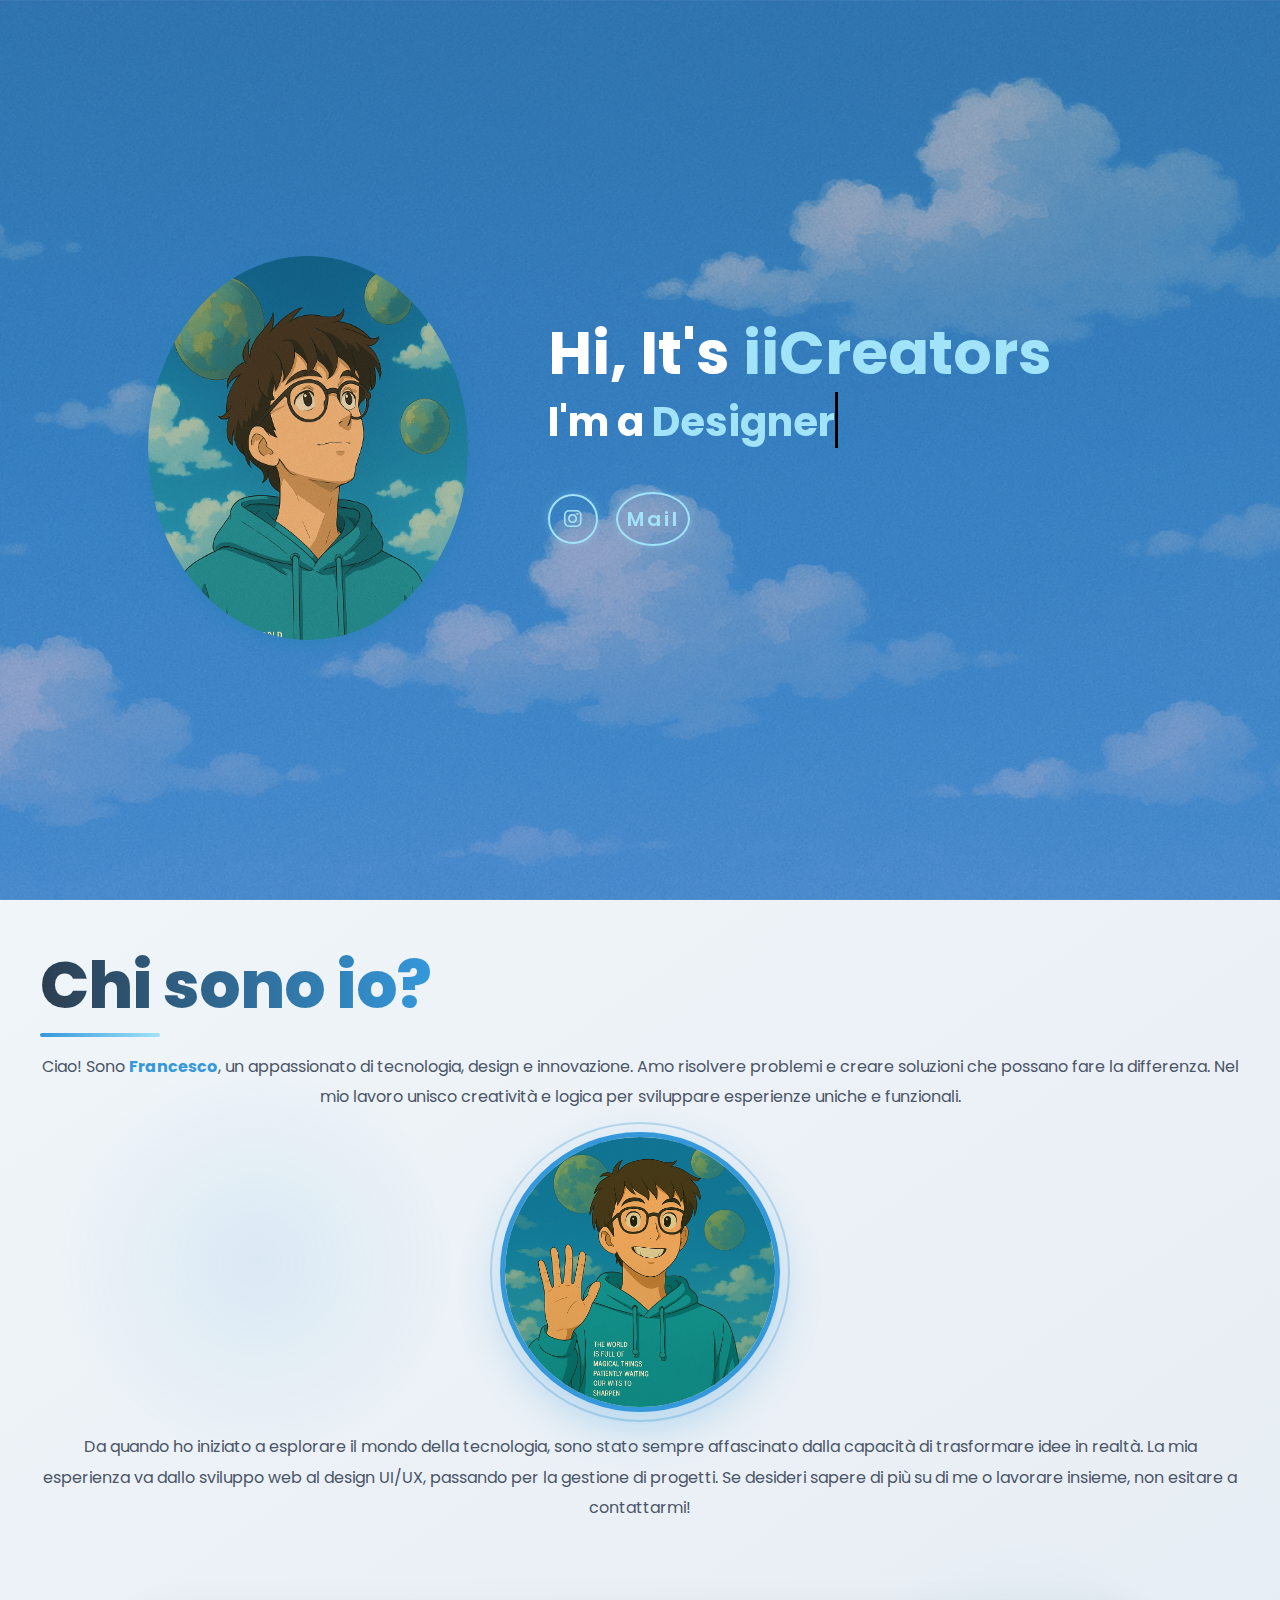
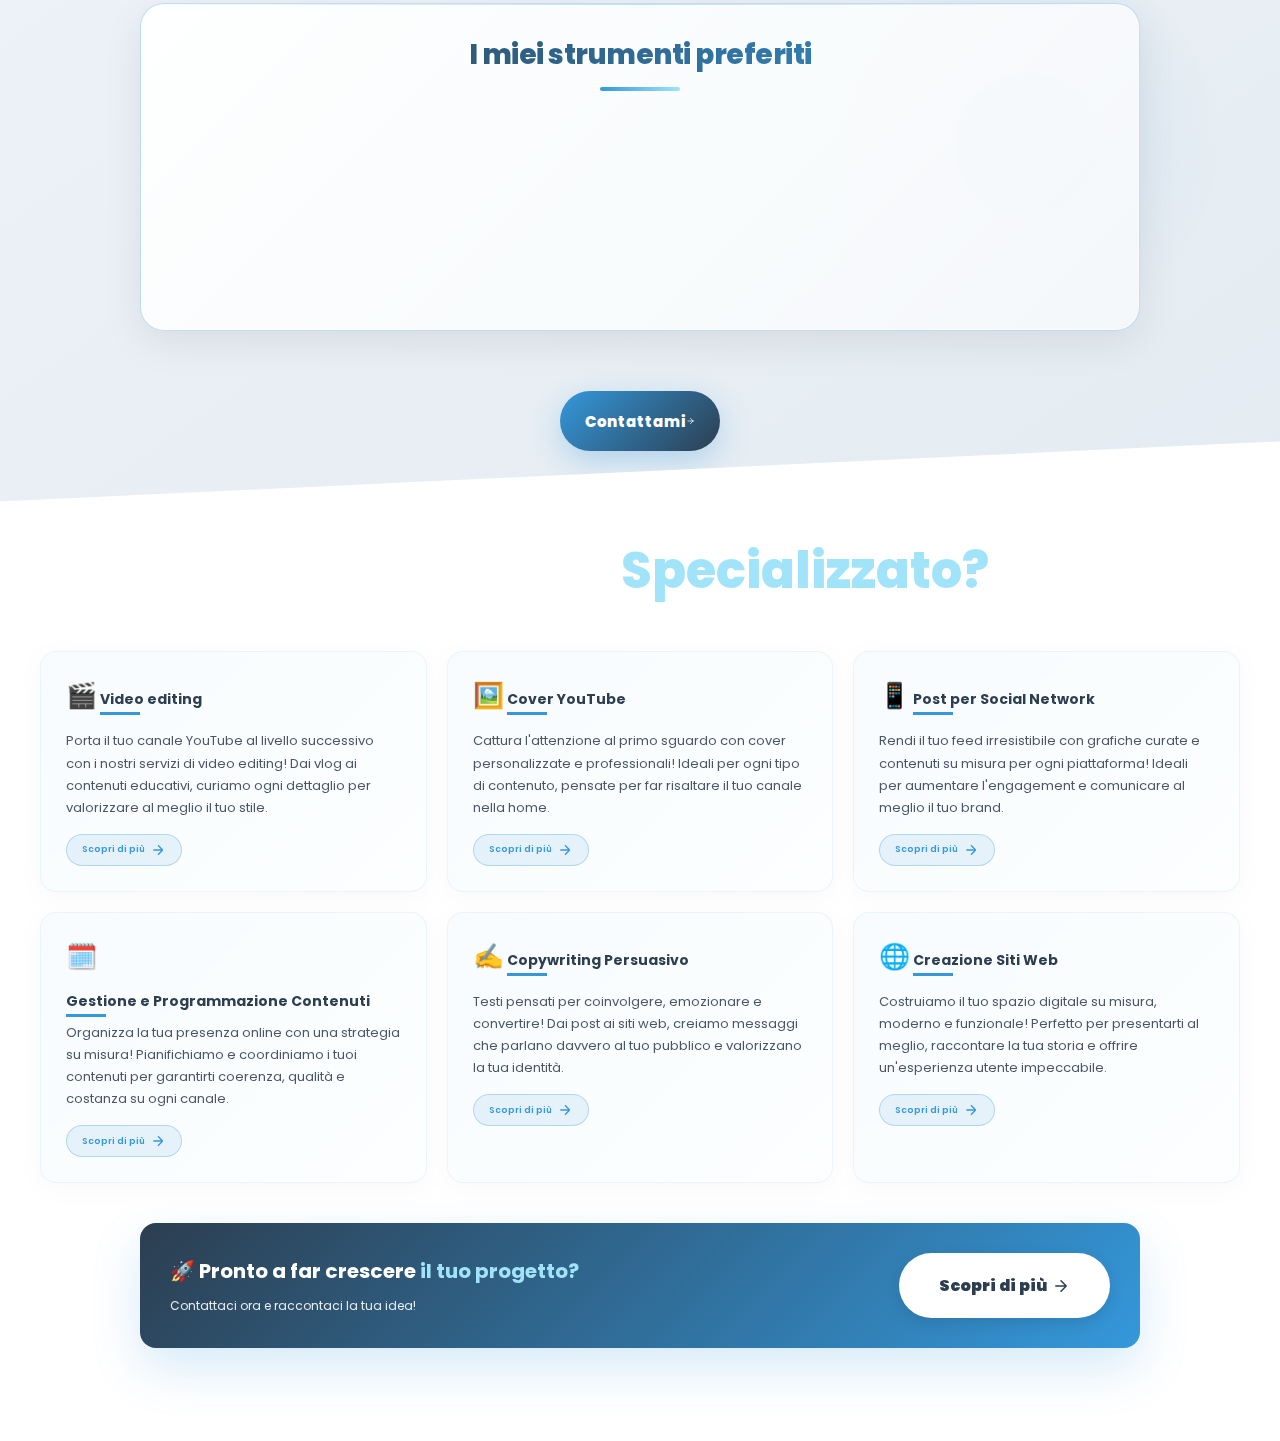
<file: index.html>
<!DOCTYPE html>
<html lang="en">
<head>
    <meta charset="UTF-8">
    <meta name="viewport" content="width=device-width, initial-scale=1.0">
    <link rel="stylesheet" href="https://cdnjs.cloudflare.com/ajax/libs/font-awesome/6.5.2/css/all.min.css" media="print" onload="this.media='all'">
    <link rel="stylesheet" href="styles.css">
    <title>iiCreators</title>
</head>
<body>



<!-- Unico background container -->
    <div class="background-container">
      <div class="background-section background-home active"></div>
      <div class="background-section background-services-container"></div>
    </div>
  


<!-- HOME -->
    <section class="home" id="home-section">
        <div class="home-img">
            <img src="./images/iiCreators home  img.jpg" draggable="false" alt="immagine profilo" loading="lazy">
        </div>
        <div class="home-content">
            <h1 draggable="false">Hi, It's <span draggable="false">iiCreators</span></h1>
            <h3 class="typing-text" draggable="false">I'm a <span></span></h3>
            <div class="social-icons">
                <a href="https://www.instagram.com/iicreators/" target="_blank" rel="noopener noreferrer">
                    <i class="fa-brands fa-instagram"></i></a>
                <a href="#" class="btn" id="mail-button">Mail</a>
                    <!-- Nuovo contenitore per l'email sotto i bottoni -->
                <div class="email-container" id="email-container">
                    <span class="email-text" id="email-text"></span>
                    <span class="copy-feedback">✔ Copiato!</span>
                </div>
            </div>
        </div>
    </section>


<!-- CHI SONO  -->
  <div class="info" id="info-section">
    <div class="info-container">
      <div class="info-content">
        <h2 class="info-title">Chi sono io?</h2>
        <div class="info-flex-container">
          <div class="info-text-container">
            <p class="info-description">
              Ciao! Sono <span class="highlighted-name">Francesco</span>, un appassionato di tecnologia, design e innovazione. Amo risolvere problemi e creare soluzioni che possano fare la differenza. Nel mio lavoro unisco creatività e logica per sviluppare esperienze uniche e funzionali.
            </p>
        <div class="profile-image-container">
          <img src="./images/iiCreators WHO.png" draggable="false" alt="Francesco" loading="lazy">
        </div>
            <p class="info-bio">
              Da quando ho iniziato a esplorare il mondo della tecnologia, sono stato sempre affascinato dalla capacità di trasformare idee in realtà. La mia esperienza va dallo sviluppo web al design UI/UX, passando per la gestione di progetti. Se desideri sapere di più su di me o lavorare insieme, non esitare a contattarmi!
            </p>
          </div>
        </div>
        
<!-- TOOLS INLINE -->
        <div class="tools-inline">
          <h2 class="tools-inline-title">I miei strumenti preferiti</h2>
          <div class="tools-inline-container">
            <div class="tool-inline">
              <img src="./images/TOOLS/Photoshop_CC_icon.png" alt="Photoshop" loading="lazy">
              <span class="tool-name">Photoshop</span>
            </div>
            <div class="tool-inline">
              <img src="./images/TOOLS/capcupt.png" alt="CapCut" loading="lazy">
              <span class="tool-name">CapCut</span>
            </div>
            <div class="tool-inline">
              <img src="./images/TOOLS/visual-studio-code.png" alt="VSCode" loading="lazy">
              <span class="tool-name">VSCode</span>
            </div>
          </div>
        </div>
        </div>
        <div class="info-cta">
          <a href="https://wa.me/+393884771675" class="cta-button" target="_blank" rel="noopener noreferrer">
            Contattami
            <svg width="24" height="24" viewBox="0 0 24 24" fill="none" xmlns="http://www.w3.org/2000/svg">
              <path d="M5 12H19M19 12L12 5M19 12L12 19" stroke="currentColor" stroke-width="2" stroke-linecap="round" stroke-linejoin="round"/>
            </svg>
          </a>
        </div>    
      </div>
    </div>




  

<!-- SEZIONE SERVICES -->

<div class="services-container" id="services-section">
  <div class="services-intro">
    <h3 class="section-title">In cosa sono <span>Specializzato?</span></h3>
  </div>

  <div class="services-grid">
    <!-- Service 1 -->
    <div class="service-card">
      <div class="service-number"></div>
      <div class="service-icon">🎬</div>
      <h4>Video editing</h4>
      <p>Porta il tuo canale YouTube al livello successivo con i nostri servizi di video editing! Dai vlog ai contenuti educativi, curiamo ogni dettaglio per valorizzare al meglio il tuo stile.</p>
      <a href="./Pages/Youtube.html" class="service-btn" rel="noopener noreferrer">
        Scopri di più
        <svg width="16" height="16" viewBox="0 0 24 24" fill="none">
          <path d="M5 12H19M19 12L12 5M19 12L12 19" stroke="currentColor" stroke-width="2"/>
        </svg>
      </a>
      <div class="service-hover-effect"></div>
    </div>

    <!-- Service 2 -->
    <div class="service-card">
      <div class="service-number"></div>
      <div class="service-icon">🖼️</div>
      <h4>Cover YouTube</h4>
      <p>Cattura l'attenzione al primo sguardo con cover personalizzate e professionali! Ideali per ogni tipo di contenuto, pensate per far risaltare il tuo canale nella home.</p>
      <a href="./Pages/Youtube.html" class="service-btn" rel="noopener noreferrer">
        Scopri di più
        <svg width="16" height="16" viewBox="0 0 24 24" fill="none">
          <path d="M5 12H19M19 12L12 5M19 12L12 19" stroke="currentColor" stroke-width="2"/>
        </svg>
      </a>
      <div class="service-hover-effect"></div>
    </div>

    <!-- Service 3 -->
    <div class="service-card">
      <div class="service-number"></div>
      <div class="service-icon">📱</div>
      <h4>Post per Social Network</h4>
      <p>Rendi il tuo feed irresistibile con grafiche curate e contenuti su misura per ogni piattaforma! Ideali per aumentare l'engagement e comunicare al meglio il tuo brand.</p>
      <a href="./Pages/Social Network.html" class="service-btn" rel="noopener noreferrer">
        Scopri di più
        <svg width="16" height="16" viewBox="0 0 24 24" fill="none">
          <path d="M5 12H19M19 12L12 5M19 12L12 19" stroke="currentColor" stroke-width="2"/>
        </svg>
      </a>
      <div class="service-hover-effect"></div>
    </div>

    <!-- Service 4 -->
    <div class="service-card">
      <div class="service-number"></div>
      <div class="service-icon">🗓️</div>
      <h4>Gestione e Programmazione Contenuti</h4>
      <p>Organizza la tua presenza online con una strategia su misura! Pianifichiamo e coordiniamo i tuoi contenuti per garantirti coerenza, qualità e costanza su ogni canale.</p>
      <a href="./Pages/Social Network.html" class="service-btn" rel="noopener noreferrer">
        Scopri di più
        <svg width="16" height="16" viewBox="0 0 24 24" fill="none">
          <path d="M5 12H19M19 12L12 5M19 12L12 19" stroke="currentColor" stroke-width="2"/>
        </svg>
      </a>
      <div class="service-hover-effect"></div>
    </div>

    <!-- Service 5 -->
    <div class="service-card">
      <div class="service-number"></div>
      <div class="service-icon">✍️</div>
      <h4>Copywriting Persuasivo</h4>
      <p>Testi pensati per coinvolgere, emozionare e convertire! Dai post ai siti web, creiamo messaggi che parlano davvero al tuo pubblico e valorizzano la tua identità.</p>
      <a href="./Pages/Copywriting.html" class="service-btn" rel="noopener noreferrer">
        Scopri di più
        <svg width="16" height="16" viewBox="0 0 24 24" fill="none">
          <path d="M5 12H19M19 12L12 5M19 12L12 19" stroke="currentColor" stroke-width="2"/>
        </svg>
      </a>
      <div class="service-hover-effect"></div>
    </div>

    <!-- Service 6 -->
    <div class="service-card">
      <div class="service-number"></div>
      <div class="service-icon">🌐</div>
      <h4>Creazione Siti Web</h4>
      <p>Costruiamo il tuo spazio digitale su misura, moderno e funzionale! Perfetto per presentarti al meglio, raccontare la tua storia e offrire un'esperienza utente impeccabile.</p>
      <a href="./Pages/Websites.html" class="service-btn" rel="noopener noreferrer">
        Scopri di più
        <svg width="16" height="16" viewBox="0 0 24 24" fill="none">
          <path d="M5 12H19M19 12L12 5M19 12L12 19" stroke="currentColor" stroke-width="2"/>
        </svg>
      </a>
      <div class="service-hover-effect"></div>
    </div>
</div>



  <div class="mission-cta">
    <div class="mission-content">
      <h3>🚀 Pronto a far crescere <span>il tuo progetto?</span></h3>
      <p>Contattaci ora e raccontaci la tua idea!</p>
    </div>
    <a href="#" class="modern-cta">
      Scopri di più
      <svg width="18" height="18" viewBox="0 0 24 24" fill="none" xmlns="http://www.w3.org/2000/svg">
        <path d="M5 12H19M19 12L12 5M19 12L12 19" stroke="currentColor" stroke-width="2" stroke-linecap="round" stroke-linejoin="round"/>
      </svg>
    </a>
  </div>
</div>



<!-- PROGETTI -->






    <script src="https://code.jquery.com/jquery-3.6.0.min.js"></script>
    <script src="script.js"></script>
</body>
</html>
</file>
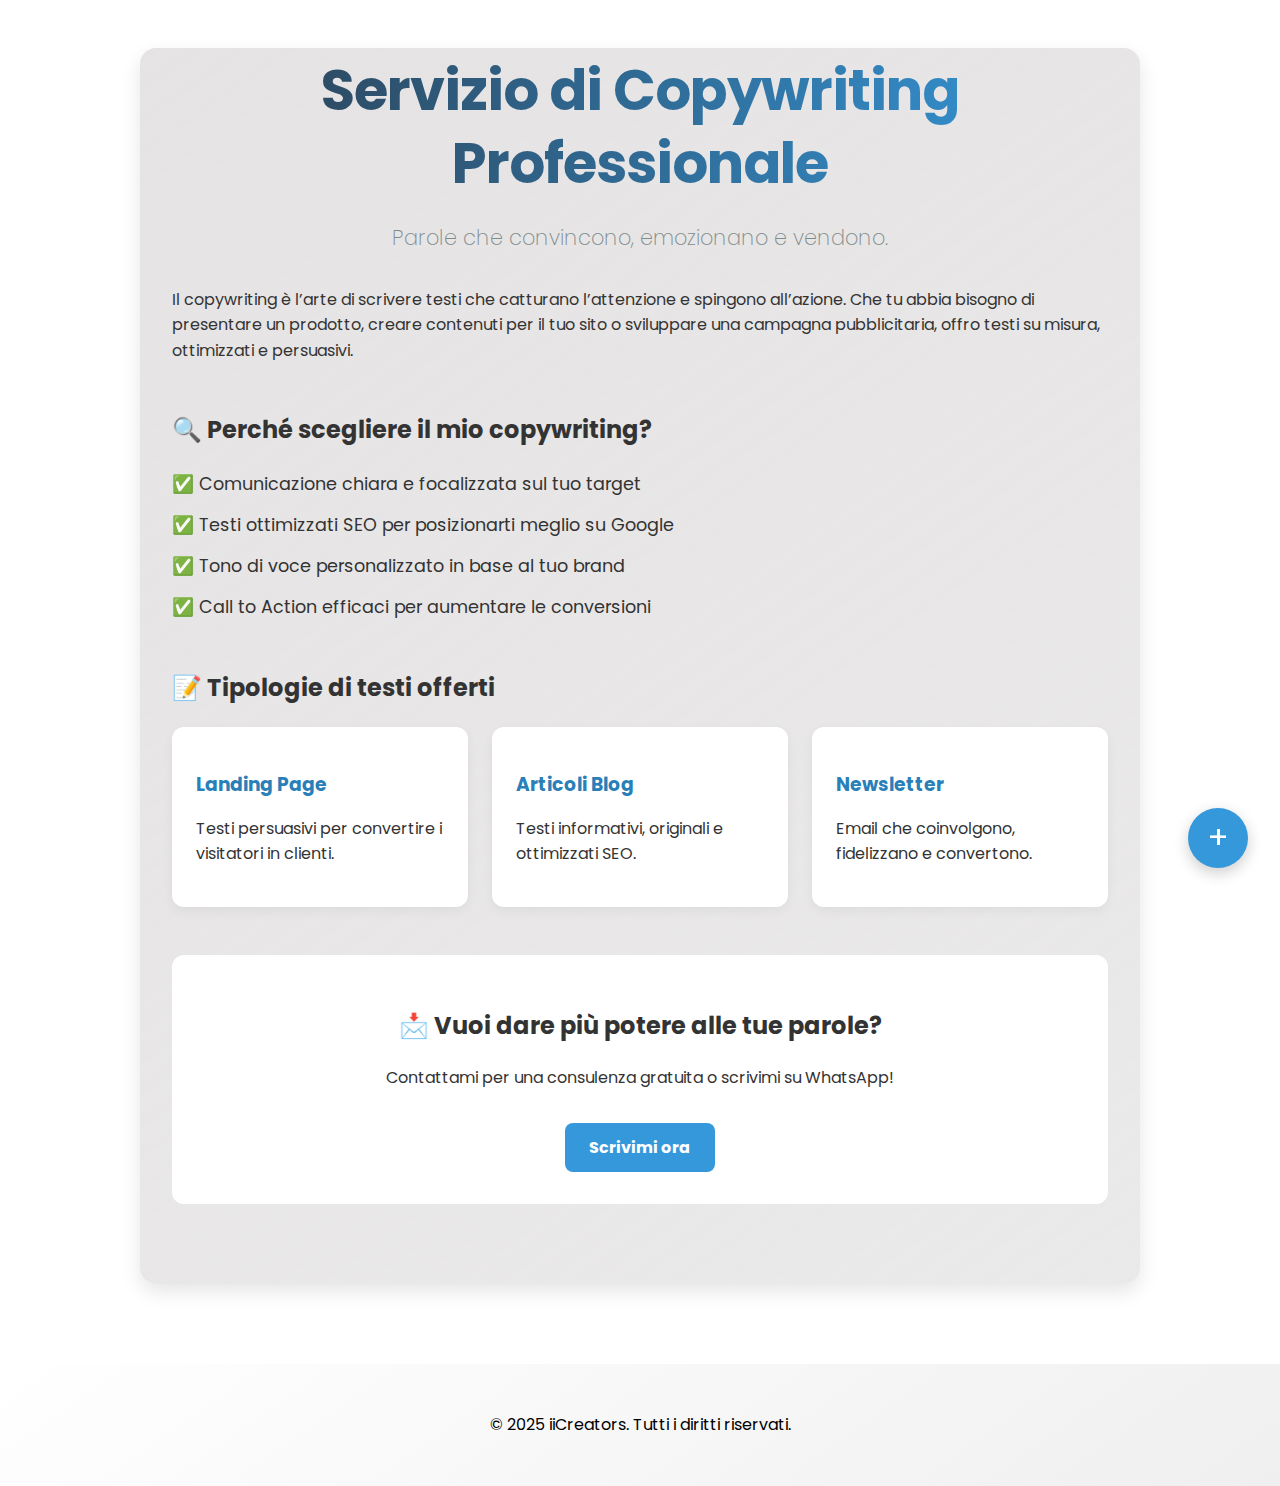
<file: Pages/Copywriting.html>
<!DOCTYPE html>
<html lang="it">
<head>
  <meta charset="UTF-8" />
  <meta name="viewport" content="width=device-width, initial-scale=1.0" />
  <title>CopyWriting | iiCreators</title>
  <link rel="stylesheet" href="../Pages-Styles/style-page-Copywriting.css">
</head>

<body>

  <main>
    <div class="content-block">

      <h1 class="copy-title">Servizio di Copywriting Professionale</h1>
      <p class="copy-subtitle">Parole che convincono, emozionano e vendono.</p>
    
    <section class="copy-intro">
      <p>
        Il copywriting è l’arte di scrivere testi che catturano l’attenzione e spingono all’azione.
        Che tu abbia bisogno di presentare un prodotto, creare contenuti per il tuo sito o sviluppare
        una campagna pubblicitaria, offro testi su misura, ottimizzati e persuasivi.
      </p>
    </section>
  
    <section class="copy-benefits">
      <h2>🔍 Perché scegliere il mio copywriting?</h2>
      <ul>
        <li>✅ Comunicazione chiara e focalizzata sul tuo target</li>
        <li>✅ Testi ottimizzati SEO per posizionarti meglio su Google</li>
        <li>✅ Tono di voce personalizzato in base al tuo brand</li>
        <li>✅ Call to Action efficaci per aumentare le conversioni</li>
      </ul>
    </section>
  
    <section class="copy-services">
      <h2>📝 Tipologie di testi offerti</h2>
      <div class="copy-cards">
        <div class="copy-card">
          <h3>Landing Page</h3>
          <p>Testi persuasivi per convertire i visitatori in clienti.</p>
        </div>
        <div class="copy-card">
          <h3>Articoli Blog</h3>
          <p>Testi informativi, originali e ottimizzati SEO.</p>
        </div>
        <div class="copy-card">
          <h3>Newsletter</h3>
          <p>Email che coinvolgono, fidelizzano e convertono.</p>
        </div>
      </div>
    </section>
  
    <section class="copy-cta">
      <h2>📩 Vuoi dare più potere alle tue parole?</h2>
      <p>Contattami per una consulenza gratuita o scrivimi su WhatsApp!</p>
      <a href="https://wa.me/+393884771675" class="cta-button" target="_blank">Scrivimi ora</a>
    </section>
  
    <!-- BOTTONE MENU' -->
    <div class="fab-container">
      <button class="fab-button" id="fab-main">+</button>
      <div class="fab-menu" id="fab-menu">
        <a href="../index.html" class="fab-item" title="Home">🏠</a>
        <a href="https://wa.me/+393884771675" target="_blank" class="fab-item" title="Chat WhatsApp">💬</a>
      </div>
    </div>
  </main>

  <footer>
    <p>&copy; 2025 iiCreators. Tutti i diritti riservati.</p>
  </footer>



    <!-- SCRIPT PULSANTE -->

    <script>
      const fabMain = document.getElementById('fab-main');
      const fabMenu = document.getElementById('fab-menu');
    
      fabMain.addEventListener('click', () => {
        fabMain.classList.toggle('open');
        fabMenu.classList.toggle('show');
      });
    </script>

</body>
</html>
</file>
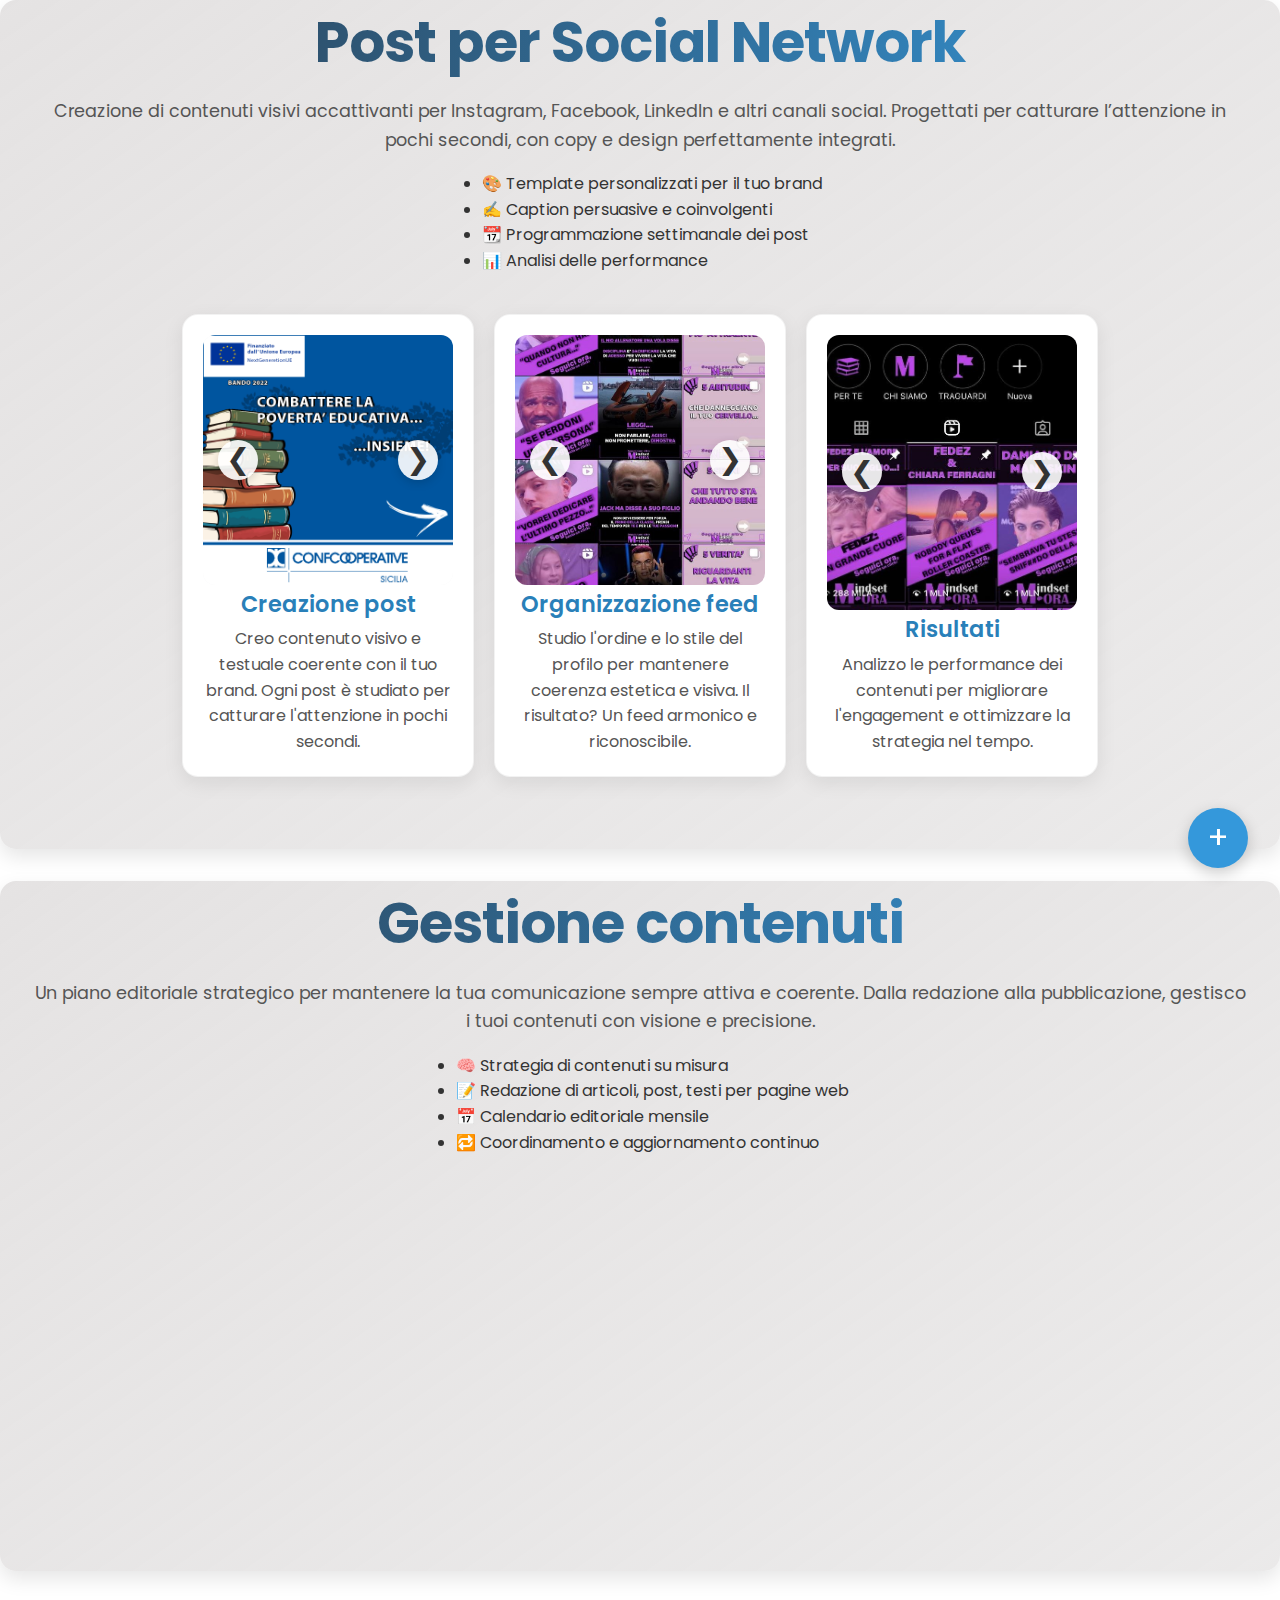
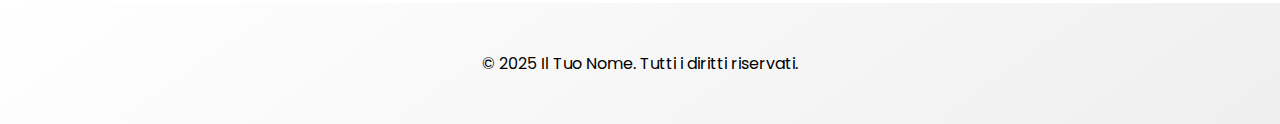
<file: Pages/Social Network.html>
<!DOCTYPE html>
<html lang="it">
<head>
  <meta charset="UTF-8" />
  <meta name="viewport" content="width=device-width, initial-scale=1.0" />
  <title>SocialNetwork| iiCreators</title>
  <link rel="stylesheet" href="../Pages-Styles/style-page-SocialNetwork.css">
  <link rel="stylesheet" href="https://cdn.jsdelivr.net/npm/swiper@9/swiper-bundle.min.css"/>

</head>


<body>
  <div class="background-container"></div>

  <main>

    <section class="content-block">
      <h1 class="section-title">Post per Social Network</h2>
      <p>
        Creazione di contenuti visivi accattivanti per Instagram, Facebook, LinkedIn e altri canali social.  
        Progettati per catturare l’attenzione in pochi secondi, con copy e design perfettamente integrati.
      </p>
      <ul>
        <li>🎨 Template personalizzati per il tuo brand</li>
        <li>✍️ Caption persuasive e coinvolgenti</li>
        <li>📆 Programmazione settimanale dei post</li>
        <li>📊 Analisi delle performance</li>
      </ul>

    <div class="carousel-container">
      <div class="carousel-section">
        <!-- Card 1 -->
        <div class="carousel-card">
          <div class="carousel-wrapper">
            <button class="carousel-arrow left">&#10094;</button>
            <div class="carousel-images">
              <img src="../images/CONTENUTI PAGES/POST 3.png" alt="Post 1" class="active" onclick="openModal(this)">
              <img src="../images/CONTENUTI PAGES/POST 2.png" alt="Post 2" onclick="openModal(this)">
              <img src="../images/CONTENUTI PAGES/POST 1.jpg" alt="Post 3" onclick="openModal(this)">
            </div>
            <button class="carousel-arrow right">&#10095;</button>
          </div>
          <h3>Creazione post</h3>
          <p>Creo contenuto visivo e testuale coerente con il tuo brand. Ogni post è studiato per catturare l'attenzione in pochi secondi.</p>
        </div>
      
        <!-- Card 2 -->
        <div class="carousel-card">
          <div class="carousel-wrapper">
            <button class="carousel-arrow left">&#10094;</button>
            <div class="carousel-images">
              <img src="/images/CONTENUTI PAGES/Feed pulito.jpg" alt="Post 1" class="active" onclick="openModal(this)">
            </div>
            <button class="carousel-arrow right">&#10095;</button>
          </div>
          <h3>Organizzazione feed</h3>
          <p>Studio l'ordine e lo stile del profilo per mantenere coerenza estetica e visiva. Il risultato? Un feed armonico e riconoscibile.</p>
        </div>
      
        <!-- Card 3 -->
        <div class="carousel-card">
          <div class="carousel-wrapper">
            <button class="carousel-arrow left">&#10094;</button>
            <div class="carousel-images">
              <img src="../images/CONTENUTI PAGES/Risultati mindsetora1.jpg" alt="Post 1" class="active" onclick="openModal(this)">
              <img src="../images/CONTENUTI PAGES/Risultati mindsetora2.jpg" alt="Post 2" onclick="openModal(this)">
            </div>
            <button class="carousel-arrow right">&#10095;</button>
          </div>
          <h3>Risultati</h3>
          <p>Analizzo le performance dei contenuti per migliorare l'engagement e ottimizzare la strategia nel tempo.</p>
        </div>
      </div>
      
      <!-- Modal per l'immagine ingrandita -->
      <div id="imageModal" class="modal">
        <span class="close" onclick="closeModal()">&times;</span>
        <img class="modal-content" id="modalImage">
      </div>
    </div>
      
     
    </section>


    <div class="content-block">
      <h1 class="section-title">Gestione contenuti</h2>
      <p>
        Un piano editoriale strategico per mantenere la tua comunicazione sempre attiva e coerente.
        Dalla redazione alla pubblicazione, gestisco i tuoi contenuti con visione e precisione.
      </p>
      <ul>
        <li>🧠 Strategia di contenuti su misura</li>
        <li>📝 Redazione di articoli, post, testi per pagine web</li>
        <li>📅 Calendario editoriale mensile</li>
        <li>🔁 Coordinamento e aggiornamento continuo</li>
      </ul>
      <section class="pricing-section">
  <div class="pricing-cards">
    <div class="pricing-card">
      <h3>Base</h3>
      <p>Ideale per chi inizia a costruire la propria presenza online.</p>
      <ul>
        <li>2 post a settimana</li>
        <li>1 video a settimana</li>
        <li>4 storie a settimana</li>
      </ul>
    </div>
    <div class="pricing-card">
      <h3>Avanzato</h3>
      <p>Per chi vuole una gestione più attiva e professionale.</p>
      <ul>
        <li>4 post a settimana</li>
        <li>2 video a settimana</li>
        <li>Copywriting ottimizzato SEO</li> 
      </ul>
    </div>
    <div class="pricing-card">
      <h3>Personalizzato</h3>
      <p>Strategia completa per una comunicazione a 360°.</p>
      <ul>
        <li>Contattami per una gestione personalizzata</li>
      </ul>
    </div>
  </div>
</div>

    </section>




    <!-- FAB MENU' -->
    <div class="fab-container">
      <button class="fab-button" id="fab-main">+</button>
      <div class="fab-menu" id="fab-menu">
        <a href="/index.html" class="fab-item" title="Home">🏠</a>
        <a href="https://wa.me/+393884771675" target="_blank" class="fab-item" title="Chat WhatsApp">💬</a>
      </div>
    </div>
  </main>

  <footer>
    <p>&copy; 2025 Il Tuo Nome. Tutti i diritti riservati.</p>
  </footer>

  
<!-- MODAL FRECCE + APERTURA E CHIUSURA CAROSELLO -->

<script>
  // Inizializza i caroselli
  document.querySelectorAll('.carousel-card').forEach(card => {
    const images = card.querySelectorAll('.carousel-images img');
    const leftArrow = card.querySelector('.carousel-arrow.left');
    const rightArrow = card.querySelector('.carousel-arrow.right');
    let currentIndex = 0;
    
    function showImage(index) {
      images.forEach((img, i) => {
        img.classList.toggle('active', i === index);
        // Aggiungiamo un attributo data-index per identificare l'immagine
        img.dataset.index = i;
      });
      currentIndex = index;
    }
    
    function nextImage() {
      const newIndex = (currentIndex + 1) % images.length;
      showImage(newIndex);
    }
    
    function prevImage() {
      const newIndex = (currentIndex - 1 + images.length) % images.length;
      showImage(newIndex);
    }
    
    leftArrow.addEventListener('click', prevImage);
    rightArrow.addEventListener('click', nextImage);
    
    // Mostra la prima immagine
    showImage(0);
  });
  
  // Funzioni per il modal
  function openModal(imgElement) {
    const modal = document.getElementById('imageModal');
    const modalImg = document.getElementById('modalImage');
    
    // Troviamo l'immagine attualmente visibile (quella con classe 'active')
    const activeImg = imgElement.parentElement.querySelector('img.active');
    
    if (activeImg) {
      modal.style.display = 'flex';
      modalImg.src = activeImg.src;
      modalImg.alt = activeImg.alt;
    }
  }
  
  function closeModal() {
    document.getElementById('imageModal').style.display = 'none';
  }
  
  window.onclick = function(event) {
    const modal = document.getElementById('imageModal');
    if (event.target == modal) {
      closeModal();
    }
  }
</script>





  <!-- SCRIPT PULSANTE MENU'-->
  <script>
    const fabMain = document.getElementById('fab-main');
    const fabMenu = document.getElementById('fab-menu');

    fabMain.addEventListener('click', () => {
      fabMain.classList.toggle('open');
      fabMenu.classList.toggle('show');
    });
  </script>

  <script src="https://cdn.jsdelivr.net/npm/swiper@9/swiper-bundle.min.js"></script>
</body>

</html>
</file>
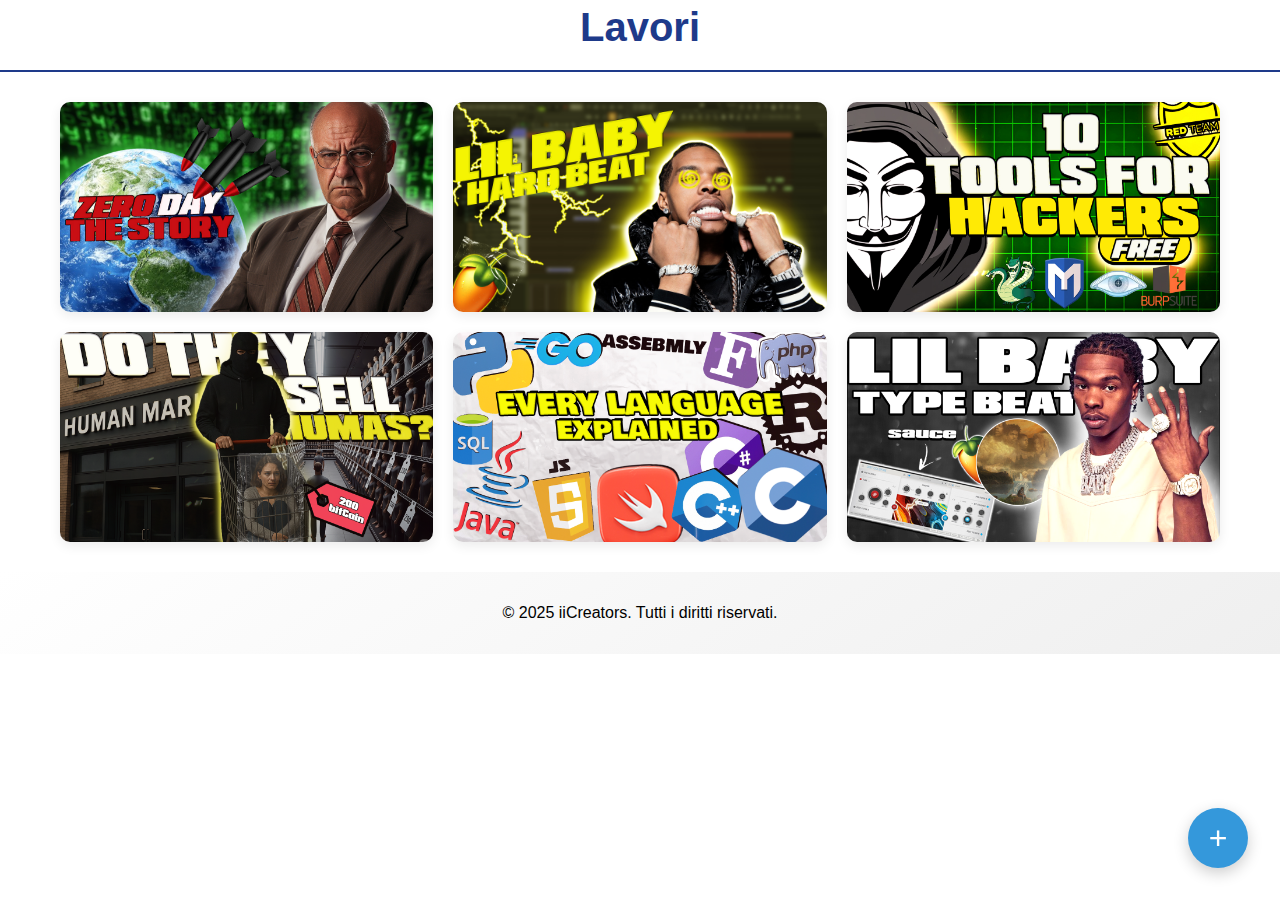
<file: Pages/Thumbnails.html>
<!DOCTYPE html>
<html lang="it">
<head>
  <meta charset="UTF-8">
  <meta name="viewport" content="width=device-width, initial-scale=1.0">
  <title>Lavori</title>
  <link rel="stylesheet" href="../Pages-Styles/style-thumbnails.css">
</head>
<body>

  <header class="header">
    <h1 class="title">Lavori</h1>
  </header>

  <main class="gallery">
    <!-- Aggiungi qui le tue immagini -->
        <img src="../images/COVER/1.jpg" alt="Copertina 1" draggable="false">
        <img src="../images/COVER/2.png" alt="Copertina 2" draggable="false">
        <img src="../images/COVER/3.jpg" alt="Copertina 3" draggable="false">
        <img src="../images/COVER/4.png" alt="Copertina 4" draggable="false">
        <img src="../images/COVER/5.png" alt="Copertina 5" draggable="false">
        <img src="../images/COVER/6.png" alt="Copertina 6" draggable="false">
    <!-- Puoi aggiungere altre immagini qui -->



    <!-- HTML PULSANTE -->

    <div class="fab-container">
      <button class="fab-button" id="fab-main">+</button>
      <div class="fab-menu" id="fab-menu">
        <a href="../index.html" class="fab-item" title="Home">
          🏠
        </a>
        <a href="https://wa.me/+393884771675" target="_blank" class="fab-item" title="Chat WhatsApp">
          💬
        </a>
      </div>
    </div>

  </main>

  <footer>
    <p>&copy; 2025 iiCreators. Tutti i diritti riservati.</p>
  </footer>

    
    <script>
    const fabMain = document.getElementById('fab-main');
    const fabMenu = document.getElementById('fab-menu');
  
    fabMain.addEventListener('click', () => {
      fabMain.classList.toggle('open');
      fabMenu.classList.toggle('show');
    });
  </script>

</body>
</html>
</file>
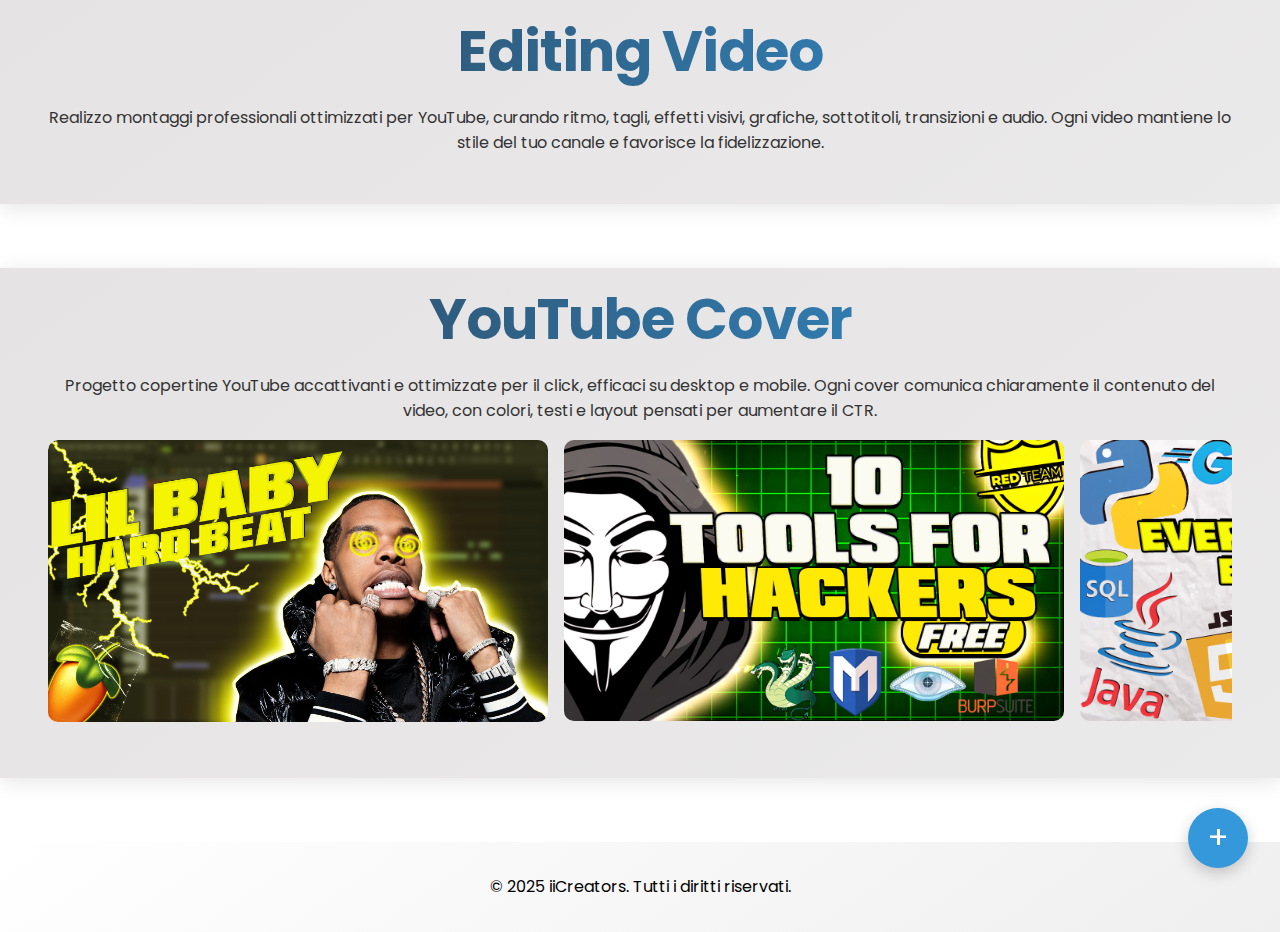
<file: Pages/Youtube.html>
<!DOCTYPE html>
<html lang="it">
<head>
  <meta charset="UTF-8" />
  <meta name="viewport" content="width=device-width, initial-scale=1.0" />
  <link rel="stylesheet" href="/Pages-Styles/style-page-Youtube.css">
  <title>Contenuti YouTube| iiCreators</title>
</head>


<body>
  
  <div class="background-container"></div>


  <main>
    <section class="video-editing-section">
      <h1 class="editing-video">Editing Video</h1>
      <p>
Realizzo montaggi professionali ottimizzati per YouTube, curando ritmo, tagli, effetti visivi, grafiche, sottotitoli, transizioni e audio. 
Ogni video mantiene lo stile del tuo canale e favorisce la fidelizzazione.      
      </p>

    </section>

    <section class="cover-youtube-section">
      <h1 class="youtube-cover">YouTube Cover</h1>
      <p>Progetto copertine YouTube accattivanti e ottimizzate per il click, efficaci su desktop e mobile. 
        Ogni cover comunica chiaramente il contenuto del video, con colori, testi e layout pensati per aumentare il CTR.
      </p>
      <div class="carousel">
        <div class="carousel-track">
          <a href="#img1"><img src="/images/COVER/2-min.png" alt="Copertina 1" draggable="false"></a>
          <a href="#img2"><img src="/images/COVER/COVER VIDEO (2).jpg" alt="Copertina 2" draggable="false"></a>
          <a href="#img3"><img src="/images/COVER/every langage explained cover 2.png" alt="Copertina 3" draggable="false"></a>
          <a href="#img4"><img src="/images/COVER/HOW to make a Lil Baby TYPE BEAT.png" alt="Copertina 4" draggable="false"></a>
      
          <!-- DUPLICATI PER LOOP -->
          <a href="#img1"><img src="/images/COVER/2-min.png" alt="Copertina 1" draggable="false"></a>
          <a href="#img2"><img src="/images/COVER/COVER VIDEO (2).jpg" alt="Copertina 2" draggable="false"></a>
          <a href="#img3"><img src="/images/COVER/every langage explained cover 2.png" alt="Copertina 3" draggable="false"></a>
          <a href="#img4"><img src="/images/COVER/HOW to make a Lil Baby TYPE BEAT.png" alt="Copertina 4" draggable="false"></a>
        </div>
      </div>
      
      <!-- Lightbox (immagini ingrandite) -->
      <div class="lightbox" id="img1">
        <a href="#"><span>&times;</span></a>
        <img src="/images/COVER/2-min.png" alt="Copertina ingrandita 1">
      </div>
      
      <div class="lightbox" id="img2">
        <a href="#"><span>&times;</span></a>
        <img src="/images/COVER/COVER VIDEO (2).jpg" alt="Copertina ingrandita 2">
      </div>
      
      <div class="lightbox" id="img3">
        <a href="#"><span>&times;</span></a>
        <img src="/images/COVER/every langage explained cover 2.png" alt="Copertina ingrandita 3">
      </div>
      
      <div class="lightbox" id="img4">
        <a href="#"><span>&times;</span></a>
        <img src="/images/COVER/HOW to make a Lil Baby TYPE BEAT.png" alt="Copertina ingrandita 4">
      </div>
      

    </section>



<!-- HTML PULSANTE -->

    <div class="fab-container">
      <button class="fab-button" id="fab-main">+</button>
      <div class="fab-menu" id="fab-menu">
        <a href="/index.html" class="fab-item" title="Home">
          🏠
        </a>
        <a href="https://wa.me/+393884771675" target="_blank" class="fab-item" title="Chat WhatsApp">
          💬
        </a>
      </div>
    </div>
    
  </main>

  <footer>
    <p>&copy; 2025 iiCreators. Tutti i diritti riservati.</p>
  </footer>


  <!-- SCRIPT PULSANTE -->

  <script>
    const fabMain = document.getElementById('fab-main');
    const fabMenu = document.getElementById('fab-menu');
  
    fabMain.addEventListener('click', () => {
      fabMain.classList.toggle('open');
      fabMenu.classList.toggle('show');
    });
  </script>

</body>
</html>
</file>
<file: styles.css>
@import url('https://fonts.googleapis.com/css2?family=Poppins:wght@100;200;300;400;500;600&display=swap');

*{
    margin: 0;
    padding: 0;
    box-sizing: border-box;
    text-decoration: none;
    border: none;
    outline: none;
    font-family: 'Poppins', sans-serif;
}

html{
    font-size: 62.5%;
    scroll-snap-type: y mandatory;

}

body{
    width: 100%;
    height: 100vh;
    overflow-x: hidden;
    background-color: #3674B5;
    color: white;
}

html, body {
  margin: 0;
  padding: 0;
  box-sizing: border-box;
}


section{
    min-height: 100vh;
    margin: 0;
    padding: 0;
}

section::after {
  content: '';
  display: block;
  height: 20px;
  background: linear-gradient(to bottom, rgba(54, 116, 181, 0.15), rgba(54, 116, 181, 0));
}





/* SFONDI */

.background-container {
  position: fixed;
  top: 0;
  left: 0;
  width: 100%;
  height: 100%;
  z-index: -1;
}

.background-section {
  position: absolute;
  top: 0;
  left: 0;
  width: 100%;
  height: 100%;
  opacity: 0;
  transition: opacity 0.8s ease-in-out;
  background-size: cover;
  background-position: center;
}

.background-section.active {
  opacity: 1;
}

.background-home {
  background-image: 
    linear-gradient(rgba(0, 0, 128, 0.2), rgba(0, 0, 255, 0.2)),
    url('./images/background-home.jpg');
}

.background-services-container { 
  background-image: 
    linear-gradient(rgba(0, 0, 128, 0.2), rgba(0, 0, 255, 0.2)),
    url('./images/Background-Projects.jpg.png');
}

/* Regole per le sezioni */
.home, .services-container {
  min-height: 100vh;
  position: relative;
}

@media (max-width: 768px) {
  .background-home {
    background-size: cover;
    background-position: center ;
    min-height: 100vh; /* Garantisce che l'immagine di sfondo copra tutto lo schermo */
  }
}

@media (max-width: 768px) {
  .background-services-container {
    background-size: cover;
    background-position: center ;
    min-height: 100vh; /* Garantisce che l'immagine di sfondo copra tutto lo schermo */
  }
}





/* HOME */


.home{
    display: flex;
    justify-content: center;
    align-items: center;
    gap: 8rem;
    height: 100vh;
}

.home * {
  margin: 0;
  padding: 0;
  box-sizing: border-box;
}

.home .home-content h1{
    font-size: 6rem;
    font-weight: 700;
    line-height: 1.3;
}
span{
    color: #A1E3F9;
}
.home-content h3{
    font-size: 4rem;
    margin-bottom: 1rem;
    font-weight: 700;
}
.home-content p{
    font-size: 1.6rem;
}
.home-img{
    border-radius: 50%;
}

.home-img img {
  position: relative;
  width: 25vw;
  height: 30vw;
  border-radius: 50%;
  box-shadow: 0 4px 15px rgba(41, 128, 185, 0.7); /* Ombra blu */
  cursor: pointer;
  transition: 0.2s linear;
}

@media (max-width: 375px){
  .home-img{
    margin-top: 80px;
  }
}

.home-img img:hover {
  box-shadow: 0 8px 25px rgb(0, 153, 255); /* Ombra più forte al passaggio del mouse */
}

.social-icons a{
    display: inline-flex;
    justify-content: center;
    align-items: center;
    width: 5rem;
    height: 5rem;
    background-color: transparent;
    border: 0.2rem solid #A1E3F9;
    font-size: 2rem;
    border-radius: 50%;
    margin: 3rem 1.5rem 3rem 0;
    transition: 0.3s ease;
    color: #A1E3F9;
}

.social-icons .btn {
  display: inline-flex;
  justify-content: center;
  align-items: center;
  width: 7rem;
  height: 4rem;
  background-color: transparent;
  border: 0.2rem solid #A1E3F9;
  font-size: 2rem;
  border-radius: 50%;
  margin: 3rem 1.5rem 3rem 0;
  transition: 0.3s ease;
  color: #A1E3F9;
}

.social-icons a:hover{
    color: black;
    transform: scale(1.3) translateY(-5px);
    background-color: #A1E3F9;
    box-shadow: 0  0 25px #A1E3F9;
}
.btn{
    display: inline-block;
    padding: 2.5rem 3.5rem;
    background-color: transparent;
    border-radius: 4rem;
    font-size: 1.6rem;
    color: #A1E3F9;
    letter-spacing: 0.3rem;
    font-weight: 600;
    border: 2px solid #A1E3F9;
    transition: 0.3s ease;
    cursor: pointer;
}
.btn:hover{
    transform: scale3d(1.03);
    background-color: #A1E3F9;
    color: black;
    box-shadow: 0 0 25px #A1E3F9;
}

.social-icons a,
.btn {
  box-shadow: 0 0 10px rgba(161, 227, 249, 0.3);
}

/* Stile per il contenitore email (inizialmente nascosto) */
.email-container {
    width: 100%;
    text-align: center;
    margin-top: 1rem;
    opacity: 0;
    height: 0;
    overflow: hidden;
    transition: all 0.3s ease;
}

.email-container.visible {
    opacity: 1;
    height: auto;
}

.email-text {
    font-size: 1.6rem;
    color: #A1E3F9;
    background: rgba(161, 227, 249, 0.1);
    padding: 0.8rem 1.5rem;
    border-radius: 4rem;
    display: inline-block;
}

.copy-feedback {
    display: none;
    font-size: 1.2rem;
    color: #4CAF50;
    margin-left: 0.5rem;
    animation: fadeIn 0.3s;
}

@keyframes fadeIn {
    from { opacity: 0; }
    to { opacity: 1; }
}

@keyframes fadeIn {
  from { opacity: 0; transform: translateY(-10px); }
  to { opacity: 1; transform: translateY(0); }
}

.typing-text{
    font-size: 34px;
    font-weight: 600;
    min-width: 280px;
}
.typing-text span{
    position: relative;
}
.typing-text span::before{
    content: "Designer";
    color: #A1E3F9;
    animation: words 20s infinite;
}
.typing-text span::after{
    content: "";
    position: absolute;
    width: calc(100% + 8px);
    height: 100%;
    border-left: 3px solid black;
    right: -8;
    animation: cursor 0.6s infinite;
}
@keyframes cursor{
    to{
        border-left: 3px solid #A1E3F9;
    }
}
@keyframes words{
    33%, 66%{
        content: "Developer";
    }
    66%, 100%{
        content: "Writer";
    }
}

@media (max-width: 1000px){
    .home{
        gap: 4rem;
    }
}

@media(max-width:995px){
    .home{
        flex-direction: column;
        align-items: center;
        justify-content: center;
        padding: 0; /* Rimuovi padding extra */
        margin: 0;
    }

    html, body {
      max-width: 100%;
      overflow-x: hidden;
    }


    .home .home-content h3{
        font-size: rem;
        align-items: center;
        justify-content: center;
    }
    .home-content h1{
        font-size: 5rem;
        align-items: center;
        justify-content: center;
    }
    .home-img img{
        width: 200px;
        height: auto;

    }
    .home-content {
      text-align: center; /* Allinea tutto il testo al centro */
      width: 100%; /* Forza la larghezza massima */
      padding: 0 20px; /* Aggiunge spazio ai lati */
    }

    .home-content h1,
    .home-content h3, 
    .projects-contents {
      width: 100%; /* Occupa tutta la larghezza */
      text-align: center; /* Allinea il testo */
      margin-left: auto;
      margin-right: auto;
    }
  }

  .typing-text {
    font-size: 24px; /* Riduci la dimensione del testo animato */
  }

#home-section, #projects-section {
  min-height: 100vh; /* altezza minima di 100% della viewport */
}



/* INFO */

/* INFO SECTION */

#info-section {
  position: relative;
  overflow: hidden;
  background: linear-gradient(145deg, #f0f5f9 0%, #e4ebf2 100%);
  padding: 5rem 2rem;
  clip-path: polygon(0 0, 100% 0, 100% 95%, 0 100%);
}

.info {
  position: relative;
  z-index: 2;
}


/* Effetto particelle decorative */
.info::before {
  content: '';
  position: absolute;
  top: 0;
  left: 0;
  width: 100%;
  height: 100%;
  background-image: 
    radial-gradient(circle at 20% 30%, rgba(52, 152, 219, 0.1) 0%, transparent 15%),
    radial-gradient(circle at 80% 70%, rgba(52, 152, 219, 0.1) 0%, transparent 15%);
  z-index: -1;
  animation: particleMove 20s linear infinite;
}

@keyframes particleMove {
  100% {
    transform: translate(50px, 50px);
  }
}

.info-container {
  max-width: 1200px;
  margin: 0 auto;
  position: relative;
  perspective: 1000px;
}

.info-content {
  position: relative;
  z-index: 3;
  animation: fadeIn 1s ease-out;
}

.info-title {
  font-size: 6.5rem;
  font-weight: 800;
  background: linear-gradient(90deg, #2c3e50, #3498db);
  -webkit-background-clip: text;
  background-clip: text;
  color: transparent;
  margin-bottom: 3rem;
  position: relative;
  display: inline-block;
  letter-spacing: -1px;
  line-height: 1.1;
  transform-style: preserve-3d;
  animation: titleEntrance 0.8s cubic-bezier(0.215, 0.61, 0.355, 1) both;
}

@keyframes titleEntrance {
  0% {
    opacity: 0;
    transform: translateY(30px) rotateX(90deg);
  }
  100% {
    opacity: 1;
    transform: translateY(0) rotateX(0);
  }
}

.info-title::after {
  content: '';
  position: absolute;
  bottom: -15px;
  left: 0;
  width: 120px;
  height: 4px;
  background: linear-gradient(90deg, #3498db, #a1e3f9);
  border-radius: 4px;
  transform-origin: left;
  animation: scaleIn 0.8s 0.3s cubic-bezier(0.215, 0.61, 0.355, 1) both;
}

.info-flex-container {
  display: flex;
  flex-direction: column; /* Cambia da row a column */
  align-items: center; /* Centra orizzontalmente */
  gap: 4rem; /* Riduci lo spazio tra elementi */
  margin-bottom: 4rem;
  position: relative;
  text-align: center; /* Allinea il testo al centro */
}

.info-text-container {
  flex: 1;
  text-align: center; /* Allinea il testo al centro */
  position: relative;
  max-width: 1400px; /* Limita la larghezza del testo */
  margin: 0 auto; /* Centra il blocco di testo */
}

.info-description, .info-bio {
  font-size: 1.6rem;
  color: #4a5568;
  line-height: 1.9;
  margin-bottom: 2rem;
  position: relative;
  font-weight: 400;
  animation: fadeInUp 0.8s 0.4s ease-out both;
}

.info-description {
  animation-delay: 0.2s;
}

.info-bio {
  animation-delay: 0.6s;
}

.highlighted-name {
  font-weight: 700;
  color: #3498db;
  position: relative;
  display: inline-block;
  transition: all 0.3s ease;
}

.highlighted-name::before {
  content: '';
  position: absolute;
  bottom: 0;
  left: 0;
  width: 100%;
  height: 100%;
  background: rgba(52, 152, 219, 0.1);
  z-index: -1;
  border-radius: 4px;
  transform: scaleX(0);
  transform-origin: right;
  transition: transform 0.4s ease;
}

.highlighted-name:hover {
  transform: translateY(-2px);
  text-shadow: 0 4px 12px rgba(52, 152, 219, 0.3);
}

.highlighted-name:hover::before {
  transform: scaleX(1);
  transform-origin: left;
}

/* SEZIONE IMMAGINE UNICA */

.profile-image-container {
  position: relative;
  margin: 2rem auto; /* Centra l'immagine orizzontalmente */
  margin-top: 20px;
  flex-shrink: 0;
  width: 280px; /* Riduci leggermente le dimensioni */
  height: 280px;
  animation: float 6s ease-in-out infinite;
}

.profile-image-container::before {
  content: '';
  position: absolute;
  top: -10px;
  left: -10px;
  right: -10px;
  bottom: -10px;
  border: 2px solid rgba(52, 152, 219, 0.3);
  border-radius: 50%;
  animation: pulse 3s ease-in-out infinite;
}

.profile-image-container img {
  width: 100%;
  height: 100%;
  object-fit: cover;
  border-radius: 50%;
  border: 5px solid #3498db;
  box-shadow: 
    0 15px 40px rgba(52, 152, 219, 0.3),
    inset 0 0 20px rgba(255,255,255,0.8);
  transition: all 0.5s cubic-bezier(0.175, 0.885, 0.32, 1.275);
  position: relative;
  z-index: 2;
}

.profile-image-container img:hover {
  transform: scale(1.05) rotate(5deg);
  box-shadow: 
    0 20px 50px rgba(52, 152, 219, 0.4),
    inset 0 0 30px rgba(255,255,255,0.9);
}

@keyframes pulse {
  0%, 100% { transform: scale(1); opacity: 0.7; }
  50% { transform: scale(1.05); opacity: 0.3; }
}

@keyframes float {
  0%, 100% { transform: translateY(0); }
  50% { transform: translateY(-15px); }
}

/* Pulsante CTA aggiuntivo */
.info-cta {
  margin-top: 3rem;
  text-align: center;
  animation: fadeIn 0.8s 0.8s both;
}

.cta-button {
  display: inline-flex;
  align-items: center;
  width: 160px;
  height: 60px;
  padding: 1rem 2.5rem;
  background: linear-gradient(135deg, #3498db, #2c3e50);
  color: white;
  border-radius: 50px;
  font-size: 15px;
  font-weight: 800;
  text-decoration: none;
  box-shadow: 0 10px 30px rgba(52, 152, 219, 0.3);
  transition: all 0.3s ease;
  overflow: hidden;
  position: relative;
}

.cta-button::before {
  content: '';
  position: absolute;
  top: 0;
  left: -100%;
  width: 100%;
  height: 100%;
  background: linear-gradient(90deg, transparent, rgba(255,255,255,0.2), transparent);
  transition: all 0.6s ease;
}

.cta-button:hover {
  transform: translateY(-3px);
  box-shadow: 0 15px 40px rgba(52, 152, 219, 0.4);
}

.cta-button:hover::before {
  left: 100%;
}

.cta-button:active {
  transform: translateY(-1px) scale(0.98);
  box-shadow: 0 5px 15px rgba(52, 152, 219, 0.4);
}



/* TOOL SECTION */

/* TOOL SECTION - VERSIONE PREMIUM */
.tools-inline {
  margin: 6rem auto;
  padding: 3rem;
  background: linear-gradient(135deg, rgba(255,255,255,0.95) 0%, rgba(245,248,250,0.95) 100%);
  border-radius: 24px;
  border: 1px solid rgba(52, 152, 219, 0.3);
  backdrop-filter: blur(12px);
  box-shadow: 
    0 12px 40px rgba(0, 0, 0, 0.08),
    inset 0 0 0 1px rgba(255,255,255,0.5);
  max-width: 1000px;
  width: 90%;
  position: relative;
  overflow: hidden;
  transition: all 0.5s cubic-bezier(0.16, 1, 0.3, 1);
}

/* Effetto bordo luminoso al hover */
.tools-inline:hover {
  box-shadow: 
    0 15px 50px rgba(52, 152, 219, 0.15),
    inset 0 0 0 1px rgba(255,255,255,0.8);
  transform: translateY(-3px);
}


.tools-inline-title {
  font-size: 2.8rem;
  text-align: center;
  margin-bottom: 3rem;
  color: #2c3e50;
  position: relative;
  font-weight: 800;
  letter-spacing: -0.5px;
  background: linear-gradient(90deg, #2c3e50, #3498db);
  -webkit-background-clip: text;
  background-clip: text;
  color: transparent;
  animation: fadeInUp 0.8s ease-out;
}

.tools-inline-title::after {
  content: '';
  position: absolute;
  bottom: -15px;
  left: 50%;
  transform: translateX(-50%);
  width: 80px;
  height: 4px;
  background: linear-gradient(90deg, #3498db, #a1e3f9);
  border-radius: 2px;
  animation: scaleIn 0.8s ease-out;
}

.tools-inline-container {
  display: flex;
  justify-content: center;
  flex-wrap: wrap;
  gap: 3rem;
  padding: 1rem;
  perspective: 1000px;
}

.tool-inline {
  background: linear-gradient(145deg, #ffffff, #f5f7fa);
  border-radius: 18px;
  padding: 2rem;
  transition: all 0.4s cubic-bezier(0.68, -0.6, 0.32, 1.6);
  border: 1px solid rgba(161, 227, 249, 0.4);
  box-shadow: 
    0 8px 30px rgba(41, 128, 185, 0.1),
    inset 0 0 10px rgba(255,255,255,0.8);
  display: flex;
  flex-direction: column;
  align-items: center;
  text-align: center;
  position: relative;
  overflow: hidden;
  animation: fadeIn 0.6s ease-out forwards;
  opacity: 0;
}

/* Animazione differenziata per ogni tool */
.tool-inline:nth-child(1) { animation-delay: 0.1s; }
.tool-inline:nth-child(2) { animation-delay: 0.2s; }
.tool-inline:nth-child(3) { animation-delay: 0.3s; }
.tool-inline:nth-child(4) { animation-delay: 0.4s; }

.tool-inline::before {
  content: '';
  position: absolute;
  top: -50%;
  left: -50%;
  width: 200%;
  height: 200%;
  background: radial-gradient(circle, rgba(52,152,219,0.1) 0%, transparent 70%);
  opacity: 0;
  transition: opacity 0.6s ease;
}

.tool-inline:hover {
  transform: 
    translateY(-8px) 
    rotateX(5deg) 
    rotateY(2deg) 
    scale(1.05);
  box-shadow: 
    0 15px 40px rgba(52, 152, 219, 0.25),
    inset 0 0 20px rgba(255,255,255,0.9);
  border-color: rgba(52, 152, 219, 0.5);
}

.tool-inline:hover::before {
  opacity: 1;
}

.tool-inline img {
  width: 90px;
  height: 90px;
  object-fit: contain;
  margin-bottom: 1.5rem;
  transition: all 0.4s cubic-bezier(0.68, -0.6, 0.32, 1.6);
  filter: drop-shadow(0 5px 15px rgba(41, 128, 185, 0.2));
}

.tool-inline:hover img {
  transform: 
    scale(1.15) 
    rotate(5deg);
  filter: 
    drop-shadow(0 8px 20px rgba(41, 128, 185, 0.3))
    brightness(1.05);
}

.tool-name {
  font-size: 1.1rem;
  color: #2c3e50;
  font-weight: 700;
  margin-top: 1rem;
  position: relative;
  transition: transform 0.3s ease;
}

.tool-inline:hover .tool-name {
  transform: translateY(5px);
  color: #3498db;
}

/* Animazioni personalizzate */
@keyframes fadeInUp {
  from {
    opacity: 0;
    transform: translateY(20px);
  }
  to {
    opacity: 1;
    transform: translateY(0);
  }
}

@keyframes scaleIn {
  from {
    transform: translateX(-50%) scaleX(0);
  }
  to {
    transform: translateX(-50%) scaleX(1);
  }
}

@keyframes fadeIn {
  to {
    opacity: 1;
  transform: translateY(0);
  }
}


/* Effetto particellare (opzionale) */
.tools-inline::after {
  content: '';
  position: absolute;
  top: 0;
  left: 0;
  right: 0;
  height: 1px;
  background: linear-gradient(90deg, transparent, rgba(52,152,219,0.3), transparent);
  animation: particleFlow 6s linear infinite;
}

@keyframes particleFlow {
  0% { transform: translateX(-100%); }
  100% { transform: translateX(100%); }
}

body {
  background: linear-gradient(135deg, #f5f7fa 0%, #e4e8ed 100%);
  background-attachment: fixed;
  min-height: 100vh;
}

/* Effetto floating per tutta la sezione */
.tools-inline {
  animation: float 6s ease-in-out infinite;
}

@keyframes float {
  0%, 100% { transform: translateY(0); }
  50% { transform: translateY(-10px); }
}



/* RESPONSIVE DESIGN PER INFO TOOLS*/

@media (max-width: 1200px) {
  .info-title {
    font-size: 5.5rem;
  }
  
  .info-flex-container {
    gap: 4rem;
  }
}

@media (max-width: 992px) {

  #info-section {
    padding: 6rem 2rem;
    clip-path: polygon(0 0, 100% 0, 100% 97%, 0 100%);
  }

  .info-title {
    font-size: 4.5rem;
  }

  .info-flex-container {
    flex-direction: row; /* Su desktop torna a row */
    align-items: center;
    text-align: left; /* Su desktop allinea a sinistra */
  }
  
  .profile-image-container {
    margin: 3rem auto 3rem auto;
  }

  .info-text-container {
    text-align: center;
  }

  .tools-inline {
    padding: 2.5rem;
    width: 95%;
  }
  
  .tools-inline-title {
    font-size: 2.4rem;
  }
  
  .tool-inline {
    padding: 1.8rem;
  }
  
  .tool-inline img {
    width: 80px;
    height: 80px;
  }

}

@media (max-width: 768px) {

  .info {
    padding: 3rem 1.5rem;
  }
  
  .info-title {
    font-size: 3.8rem;
  }

  .info-description, .info-bio {
    font-size: 1.4rem;
  }

  .profile-image-container {
    width: 250px;
    height: 250px;
  }

  .tools-inline-title {
    font-size: 2rem;
    margin-bottom: 2rem;
  }
  
  .tools-inline {
    padding: 2rem;
    border-radius: 20px;
    margin: 4rem auto;
  }
  
  .tools-inline-container {
    gap: 2rem;
  }
  
  .tool-inline {
    padding: 1.5rem;
    border-radius: 16px;
  }
  
  .tool-inline img {
    width: 70px;
    height: 70px;
  }
}

@media (max-width: 576px) {

  #info-section {
    padding: 4rem 1.5rem;
    clip-path: polygon(0 0, 100% 0, 100% 98%, 0 100%);
  }

  .info-title {
    font-size: 3rem;
  }
  
  .info-description, .info-bio {
    font-size: 1.2rem;
    line-height: 1.7;
  }

  .profile-image-container {
    width: 200px;
    height: 200px;
  }

  .tools-inline {
    padding: 1.5rem 1rem;
    margin: 3rem auto;
  }
  
  .tools-inline-title {
    font-size: 1.5rem;
  }
  
  .tools-inline-container {
    gap: 1.5rem;
  }
  
  .tool-inline {
    padding: 1rem;
  }
  
  .tool-inline img {
    width: 50px;
    height: 50px;
  }
  
  .tool-name {
    font-size: 0.9rem;
  }
}







/* SERVICES */

/* Design Avanzato Servizi */

.services-container {
  width: 100%;
  margin: 4rem auto;
  padding: 0 1rem;
  background: transparent;
}

.services-content {
  background: rgba(255,255,255,0.9);
  border-radius: 16px;
  padding: 3rem;
  backdrop-filter: blur(10px);
  box-shadow: 0 10px 30px rgba(0,0,0,0.05);
}

.services-intro {
  text-align: center;
  max-width: 800px;
  margin: 0 auto 5rem auto;
}

.section-title {
  font-size: 5rem;
  color: #ffffff;
  margin-bottom: 1rem;
  font-weight: 800;
  line-height: 1.2;
}

.section-title span {
  background: #A1E3F9;
  -webkit-background-clip: text;
  background-clip: text;
  color: transparent;
}

.services-grid {
  display: grid;
  grid-template-columns: repeat(auto-fit, minmax(300px, 1fr));
  gap: 2rem;
  max-width: 1200px;
  margin: 0 auto 4rem auto;
}

.service-card {
  background: white;
  border-radius: 16px;
  padding: 2.5rem;
  box-shadow: 0 5px 30px rgba(0, 0, 0, 0.03);
  transition: all 0.4s cubic-bezier(0.16, 1, 0.3, 1);
  position: relative;
  overflow: hidden;
  border: 1px solid rgba(52, 152, 219, 0.1);
  z-index: 1;
}

.service-card::before {
  content: '';
  position: absolute;
  top: 0;
  left: 0;
  width: 100%;
  height: 100%;
  background: linear-gradient(135deg, rgba(52, 152, 219, 0.03) 0%, rgba(161, 227, 249, 0.03) 100%);
  z-index: -1;
}

.service-card:hover {
  transform: translateY(-10px);
  box-shadow: 0 15px 40px rgba(52, 152, 219, 0.1);
  border-color: rgba(52, 152, 219, 0.3);
}

.service-number {
  position: absolute;
  top: 1.5rem;
  right: 1.5rem;
  font-size: 1rem;
  font-weight: 800;
  color: rgba(44, 62, 80, 0.05);
}

.service-icon {
  font-size: 2.5rem;
  margin-bottom: 1.5rem;
  display: inline-block;
  transition: transform 0.3s ease;
}

.service-card:hover .service-icon {
  transform: scale(1.2);
}

.service-card h4 {
  font-size: 1.4rem;
  color: #2c3e50;
  margin-bottom: 1rem;
  font-weight: 700;
  position: relative;
  display: inline-block;
}

.service-card h4::after {
  content: '';
  position: absolute;
  bottom: -5px;
  left: 0;
  width: 40px;
  height: 3px;
  background: #3498db;
  transition: width 0.3s ease;
}

.service-card:hover h4::after {
  width: 60px;
}

.service-card p {
  font-size: 1.3rem;
  color: #4a5568;
  line-height: 1.7;
  margin-bottom: 0;
}

.service-hover-effect {
  position: absolute;
  bottom: 0;
  left: 0;
  width: 100%;
  height: 4px;
  background: linear-gradient(90deg, #3498db, #a1e3f9);
  transform: scaleX(0);
  transform-origin: left;
  transition: transform 0.4s ease;
}

.service-card:hover .service-hover-effect {
  transform: scaleX(1);
}

/* Stile per i pulsanti delle cards */
.service-btn {
  display: inline-flex;
  align-items: center;
  gap: 0.5rem;
  padding: 0.7rem 1.5rem;
  background: rgba(52, 152, 219, 0.1);
  color: #3498db;
  border-radius: 50px;
  font-size: 0.9rem;
  font-weight: 600;
  text-decoration: none;
  margin-top: 1.5rem;
  transition: all 0.3s ease;
  border: 1px solid rgba(52, 152, 219, 0.3);
  position: relative;
  overflow: hidden;
}

.service-btn:hover {
  background: rgba(52, 152, 219, 0.2);
  transform: translateY(-2px);
  box-shadow: 0 4px 12px rgba(52, 152, 219, 0.15);
}

.service-btn:active {
  transform: translateY(0);
}

.service-btn svg {
  transition: transform 0.3s ease;
}

.service-btn:hover svg {
  transform: translateX(3px);
}

/* Effetto hover più elegante */
.service-btn::after {
  content: '';
  position: absolute;
  top: 0;
  left: 0;
  width: 100%;
  height: 100%;
  background: linear-gradient(90deg, transparent, rgba(255,255,255,0.3), transparent);
  transform: translateX(-100%);
  transition: transform 0.6s ease;
}

.service-btn:hover::after {
  transform: translateX(100%);
}

/* Adattamento per mobile */
@media (max-width: 768px) {
  .service-btn {
    padding: 0.6rem 1.2rem;
    font-size: 0.85rem;
  }
}

.mission-cta {
  background: linear-gradient(135deg, #2c3e50 0%, #3498db 100%);
  border-radius: 16px;
  padding: 3rem;
  max-width: 1000px;
  margin: 0 auto;
  display: flex;
  align-items: center;
  justify-content: space-between;
  flex-wrap: wrap;
  gap: 2rem;
  box-shadow: 0 20px 50px rgba(52, 152, 219, 0.2);
}

.mission-content {
  flex: 1;
  min-width: 300px;
}

.mission-content h3 {
  font-size: 2rem;
  color: white;
  margin-bottom: 1rem;
  font-weight: 700;
}

.mission-content h3 span {
  color: #a1e3f9;
}

.mission-content p {
  font-size: 1.2rem;
  color: rgba(255, 255, 255, 0.9);
  line-height: 1.6;
  margin-bottom: 0;
}

.modern-cta {
  display: inline-flex;
  align-items: center;
  gap: 0.5rem;
  background: white;
  color: #2c3e50;
  padding: 2rem 4rem;
  border-radius: 50px;
  font-weight: 900;
  font-size: medium;
  text-decoration: none;
  transition: all 0.3s ease;
  box-shadow: 0 5px 15px rgba(0, 0, 0, 0.1);
}

.modern-cta:hover {
  transform: translateY(-3px);
  box-shadow: 0 10px 25px rgba(0, 0, 0, 0.15);
  background: #f8fafc;
}

.modern-cta svg {
  transition: transform 0.3s ease;
}

.modern-cta:hover svg {
  transform: translateX(5px);
}

/* Responsive */
@media (max-width: 768px) {
  .services-container {
    padding: 4rem 1.5rem;
  }
  
  .section-title {
    font-size: 2.2rem;
  }
  
  .mission-cta {
    text-align: center;
    justify-content: center;
  }
  
  .mission-content {
    min-width: 100%;
  }
  
  .modern-cta {
    margin-top: 1.5rem;
  }
}

@media (max-width: 480px) {
  .services-grid {
    grid-template-columns: 1fr;
  }
  
  .section-title {
    font-size: 2rem;
  }
  
  .service-card {
    padding: 2rem;
  }
}
</file>
<file: Pages-Styles/style-page-Copywriting.css>
@import url('https://fonts.googleapis.com/css2?family=Poppins:wght@100;200;300;400;500;600&display=swap');

*{
  font-family: 'Poppins', sans-serif;
}


/* SFONDO */

body {
  background: white;
  margin: 0;
  padding: 0;
  color: #333;
  line-height: 1.6;
}

main {
  padding: 3rem 1.5rem;
  max-width: 1000px;
  margin: auto;
}



 /* CONTENT BLOCK */


  .content-block {
    background: rgba(255, 255, 255, 0.4); /* Sfondo leggermente trasparente */
    background-image: linear-gradient(145deg, rgb(229, 227, 227), rgba(221, 219, 219, 0.598)); /* Aggiungi sfumatura */padding: 2rem;
    border-radius: 16px;
    box-shadow: 0 8px 20px rgba(0, 0, 0, 0.1);
    margin-bottom: 2rem;
  }
  
  .content-block:hover {
    background-color: rgba(255, 255, 255, 0.9); /* Sfondo leggermente più chiaro quando hover */
  }

  .copy-title {
    font-size: 3.5rem;
    text-align: center;
    background: linear-gradient(90deg, #2c3e50, #3498db);
    background-clip: text;
    color: transparent;
    margin-bottom: 1rem;
    margin-top: -25px;
    position: relative;
    letter-spacing: -1px;
    line-height: 1.3;
    animation: titleEntrance 0.8s cubic-bezier(0.215, 0.61, 0.355, 1) both;
    transition: color 0.3s ease;
  }


  .copy-subtitle {
    text-align: center;
    font-size: 1.3rem;
    font-weight: 200;
    color: #7f8c8d;
    margin-bottom: 2rem;
  }

  
    @media (max-width: 1024px) {
    .copy-title{
      font-size: 2.5rem;
    }
    .copy-subtitle {
      font-size: 1.1rem;
    }

    h2 {
      font-size: 1.3rem;;
    }

  }
  
  .copy-intro,
  .copy-benefits,
  .copy-services,
  .copy-cta {
    margin-bottom: 3rem;
  }

  .copy-benefits ul {
    list-style: none;
    padding-left: 0;
  }
  
  .copy-benefits li {
    margin-bottom: 0.8rem;
    font-size: 1.1rem;
  }

  @media (max-width: 1024px) {
    .copy-benefits li{ 
      font-size: 0.9rem;
    }

    p {
      font-size: 0.9rem;

    }

  }

  
  .copy-cards {
    display: grid;
    grid-template-columns: repeat(auto-fit, minmax(220px, 1fr));
    gap: 1.5rem;
  }
  
  .copy-card {
    background: #fff;
    border-radius: 12px;
    padding: 1.5rem;
    box-shadow: 0 4px 12px rgba(0, 0, 0, 0.05);
    transition: transform 0.3s ease;
  }
  
  .copy-card:hover {
    transform: translateY(-5px);
  }
  
  .copy-card h3 {
    color: #2980b9;
    margin-bottom: 0.5rem;
  }
  
  .copy-cta {
    text-align: center;
    background: #ffffff;
    padding: 2rem;
    border-radius: 12px;
  }
  
  .cta-button {
    display: inline-block;
    background: #3498db;
    color: #fff;
    padding: 0.75rem 1.5rem;
    border-radius: 8px;
    margin-top: 1rem;
    text-decoration: none;
    font-weight: bold;
    transition: background 0.3s ease;
  }
  
  .cta-button:hover {
    background: #2980b9;
  }
  
  /* FAB Styles */
  .fab-container {
    position: fixed;
    bottom: 30px;
    right: 30px;
    z-index: 100;
  }
  
  .fab-button {
    background-color: #3498db;
    color: white;
    border: none;
    border-radius: 50%;
    width: 60px;
    height: 60px;
    font-size: 2rem;
    cursor: pointer;
    box-shadow: 0 4px 12px rgba(0, 0, 0, 0.2);
  }
  
  .fab-menu {
    display: none;
    flex-direction: column;
    position: absolute;
    bottom: 70px;
    right: 0;
    gap: 10px;
  }
  
  .fab-item {
    background-color: white;
    border-radius: 50%;
    width: 50px;
    height: 50px;
  }



  

  /* PULSANTE MENU' */


.fab-container {
  position: fixed;
  bottom: 2rem;
  right: 2rem;
  z-index: 999;
}

.fab-button {
  background-color: #3498db;
  color: white;
  font-size: 2rem;
  border: none;
  border-radius: 50%;
  width: 60px;
  height: 60px;
  cursor: pointer;
  box-shadow: 0 5px 15px rgba(0,0,0,0.2);
  transition: transform 0.3s ease;
}

.fab-button.open {
  transform: rotate(45deg);
}

.fab-menu {
  display: flex;
  flex-direction: column;
  align-items: center;
  position: absolute;
  bottom: 70px;
  right: 0;
  gap: 0.5rem;
  opacity: 0;
  pointer-events: none;
  transition: opacity 0.3s ease;
}

.fab-menu.show {
  opacity: 1;
  pointer-events: auto;
}

.fab-item {
  background-color: #ffffff;
  color: #3498db;
  font-size: 1.5rem;
  width: 50px;
  height: 50px;
  text-align: center;
  line-height: 50px;
  border-radius: 50%;
  box-shadow: 0 3px 10px rgba(0,0,0,0.1);
  transition: background 0.3s ease;
  text-decoration: none;
}

.fab-item:hover {
  background-color: #ecf0f1;
}

/* FOOTER */
footer {
  text-align: center;
  padding: 1rem;
  background: rgba(255, 255, 255, 0.4); /* Sfondo leggermente trasparente */
  background-image: linear-gradient(145deg, rgba(255, 255, 255, 0.7), rgba(235, 235, 235, 0.8)); /* Aggiungi sfumatura */padding: 2rem;
  color: black;
  min-height: 50px;
}
</file>
<file: Pages-Styles/style-page-SocialNetwork.css>
@import url('https://fonts.googleapis.com/css2?family=Poppins:wght@100;200;300;400;500;600&display=swap');


*{
  font-family: 'Poppins', sans-serif;
}



/* SFONDO */

body {
  background: white;
  margin: 0;
  padding: 0;
  color: #333;
  line-height: 1.6;
}

main {
  margin: auto;
}
  
  /* CONTENT BLOCK */

  .content-block {
    background: rgba(255, 255, 255, 0.4); /* Sfondo leggermente trasparente */
    background-image: linear-gradient(145deg, rgb(229, 227, 227), rgba(221, 219, 219, 0.598)); /* Aggiungi sfumatura */padding: 2rem;
    padding: 2rem;
    border-radius: 16px;
    box-shadow: 0 8px 20px rgba(0, 0, 0, 0.1);
    margin-bottom: 2rem;
  }
  

  .content-block:hover {
    background-color: rgba(255, 255, 255, 0.9); /* Sfondo leggermente più chiaro quando hover */
  }

  h1.section-title {
  font-size: 3.5rem;
  text-align: center;
  justify-content: center;
  align-items: center;
  background: linear-gradient(90deg, #2c3e50, #3498db);
  background-clip: text;
  color: transparent;
  margin-bottom: 1rem;
  margin-top: -25px;
  position: relative;
  letter-spacing: -1px;
  line-height: 1.3;
  animation: titleEntrance 0.8s cubic-bezier(0.215, 0.61, 0.355, 1) both;
  transition: color 0.3s ease;
  } 


  .content-block p {
    font-size: 1.1rem;
    color: #555;
    justify-content: center;
    align-items: center;
    text-align: center;
  }

  .content-block ul {
    display: table;       /* fa sì che il blocco si adatti al contenuto */
    margin: 0 auto;       /* centra la lista */
    text-align: left;     
    list-style-position: outside;
    padding-left: 1.5em;
    }

 
    @media (max-width: 1024px) {

    h1.section-title { 
      font-size: 2.5rem;
    }


  .content-block p {
    font-size: 0.9rem;
  }
  

    li {
      font-size: 0.9rem;
    }
    
  }
  



    /* CAROSELLI + CARD */



.carousel-container {
  position: relative;
  overflow-x: hidden;
  padding: 20px;
  display: flex;
  justify-content: center;
}




.carousel-section {
  padding: 20px 0;       /* ridotto il padding orizzontale */
  overflow-x: auto;
  scroll-snap-type: x mandatory;
  display: flex;
  flex-wrap: nowrap;
  gap: 20px;
  margin: 0 auto; /* 💡 questo centra l’intera sezione orizzontalmente */
  }

.carousel-section::-webkit-scrollbar {
  display: none;
  }
.carousel-section {
  -ms-overflow-style: none;  /* IE/Edge */
  scrollbar-width: none;     /* Firefox */
  }
  

.carousel-card {
  flex: 0 0 auto;         /* larghezza fissa */
  width: 250px;
  scroll-snap-align: start;
  background: #fff;
  border-radius: 16px;
  box-shadow: 0 6px 20px rgba(0, 0, 0, 0.08);
  display: flex;
  flex-direction: column;
  justify-content: space-between;
  padding: 20px;
  transition: transform 0.3s ease, box-shadow 0.3s ease;
  border: 1px solid rgba(0,0,0,0.05);
  text-align: center;
}
  
.carousel-card:hover {
    transform: translateY(-5px);
    box-shadow: 0 12px 25px rgba(0, 0, 0, 0.12);
}
  
.carousel-wrapper {
    position: relative;
    width: 100%;
    aspect-ratio: 1/1; /* Aggiunto per rapporto 1:1 */
    display: flex;
    flex: 0 0 auto;
    justify-content: center;
    align-items: center;
    overflow: hidden;
    border-radius: 12px;
    background: #f8f9fa;
    flex-grow: 1; /* Permette al wrapper di espandersi */
}
  
.carousel-images {
    position: relative;
    width: 100%;
    height: 100%;
}
  
.carousel-images img {
    position: absolute;
    top: 0;
    left: 0;
    width: 100%;
    height: 100%;
    object-fit: cover;
    border-radius: 8px;
    cursor: pointer;
    transition: opacity 0.4s ease, transform 0.4s ease;
    opacity: 0;
}
  
.carousel-images img.active {
    opacity: 1;
}
  
.carousel-images img:hover {
    transform: scale(1.02);
}
  
.carousel-arrow {
    position: absolute;
    top: 50%;
    transform: translateY(-50%);
    background-color: rgba(255, 255, 255, 0.9);
    border: none;
    font-size: 1.8rem;
    padding: 8px 15px;
    cursor: pointer;
    z-index: 10;
    border-radius: 50%;
    box-shadow: 0 3px 10px rgba(0, 0, 0, 0.15);
    color: #333;
    transition: all 0.3s ease;
    width: 40px;
    height: 40px;
    display: flex;
    align-items: center;
    justify-content: center;
}
  
.carousel-arrow:hover {
    background-color: rgba(255, 255, 255, 1);
    transform: translateY(-50%) scale(1.1);
}
  
.carousel-arrow.left {
    left: 15px;
}
  
.carousel-arrow.right {
    right: 15px;
}
  
.carousel-card h3 {
    font-size: 1.4rem;
    margin: 2px 0; /* Riduci i margini verticali */
    color: #2980b9;
    font-weight: 600;
}
  
.carousel-card p {
    font-size: 1rem;
    color: #555;
    line-height: 1.6;
    margin: 2px 0; /* Aggiungi margini consistenti */

    
}


@media (min-width: 1024px) {
  .carousel-section {
    overflow-x: visible;
    justify-content: center;
  }
}
  
/* Modal */
.modal {
    display: none;
    position: fixed;
    z-index: 1000;
    top: 0;
    left: 0;
    width: 100%;
    height: 100%;
    background-color: rgba(0,0,0,0.95);
    justify-content: center;
    align-items: center;
}
  
.modal-content {
    max-width: 85%;
    max-height: 85%;
    object-fit: contain;
    border-radius: 8px;
    box-shadow: 0 10px 30px rgba(0,0,0,0.3);
}
  
.close {
    position: absolute;
    top: 25px;
    right: 40px;
    color: white;
    font-size: 45px;
    font-weight: bold;
    cursor: pointer;
    transition: transform 0.2s ease;
}
  
.close:hover {
    transform: scale(1.2);
}
  
@media (max-width: 1200px) {
    .carousel-section {
      max-width: 900px;
    }

    .carousel-card p {
    font-size: 0.8rem;
    color: #555;
    line-height: 1.6;
    margin: 2px 0; /* Aggiungi margini consistenti */

    
}

}
  
@media (max-width: 900px) {
    .carousel-card {
      width: calc(50% - 30px);
    }
}
  
@media (max-width: 768px) {
    .carousel-card {
      width: 100%;
      max-width: 240px;
    }
}
  
@media (max-width: 480px) {
    .carousel-section {
      padding: 20px 15px;
      gap: 20px;
    }
    
    .carousel-card {
      padding: 20px;
    }
}


  



  
  /* PIANI */


  .pricing-section {
    margin-bottom: rem;
    padding: 0 1rem;
    display: flex;
    justify-content: center;
  }
  
  .pricing-cards {
    display: inline-flex;
    justify-content: center;
    flex-wrap: wrap;
    gap: 1.5rem;
    max-width: 1000px;
    margin: 0 auto;
    padding: 1rem 0;
    max-width: 100%;
  }
  
  .pricing-card {
    background: white;
    padding: 1.5rem;
    border-radius: 10px;
    box-shadow: 0 3px 10px rgba(0,0,0,0.08);
    text-align: center;
    width: 220px;
    transition: all 0.3s cubic-bezier(0.25, 0.8, 0.25, 1);
    border: 1px solid rgba(0,0,0,0.03);
  }
  
  .pricing-card:hover {
    transform: translateY(-5px) scale(1.02);
    box-shadow: 0 10px 20px rgba(0,0,0,0.12);
  }
  
  .pricing-card h3 {
    color: #2980b9;
    margin-bottom: 1rem;
    font-size: 1.5rem;
    font-weight: 600;
    transition: color 0.3s ease;
  }
  
  .pricing-card:hover h3 {
    color: #1a5276;
  }
  
  .price {
    font-size: 1.6rem;
    font-weight: 700;
    margin: 1rem 0;
    color: #2c3e50;
    transition: transform 0.3s ease;
  }
  
  .pricing-card:hover .price {
    transform: scale(1.05);
  }
  
  .price span {
    font-size: 0.9rem;
    font-weight: normal;
    color: #7f8c8d;
  }
  
  .pricing-card ul {
    list-style: none;
    padding: 0;
    margin: 1rem 0;
    font-size: 0.85rem;
    justify-content: center;
    align-items: center;
  }
  
  .pricing-card ul li {
    margin: 0.6rem 0;
    padding-left: 1rem;
    position: relative;
    color: #555;
    text-align: center;
    transition: color 0.3s ease;
  }
  
  .pricing-card ul li::before {
    content: "•";
    position: absolute;
    left: 0;
    color: #2980b9;
    font-weight: bold;
    transition: color 0.3s ease;
  }
  
  .pricing-card:hover ul li::before {
    color: #e74c3c;
  }
  
  .pricing-btn {
    display: inline-block;
    background: #2980b9;
    color: white;
    padding: 0.6rem 1.2rem;
    border-radius: 5px;
    text-decoration: none;
    font-size: 0.85rem;
    margin-top: 1rem;
    transition: all 0.3s ease;
    border: 1px solid transparent;
  }
  
  .pricing-btn:hover {
    background: #3498db;
    transform: translateY(-2px);
    box-shadow: 0 4px 8px rgba(41, 128, 185, 0.3);
  }
  
  /* Animazione al caricamento */
  @keyframes fadeInUp {
    from {
      opacity: 0;
      transform: translateY(20px);
    }
    to {
      opacity: 1;
      transform: translateY(0);
    }
  }
  
  .pricing-card {
    animation: fadeInUp 0.5s ease forwards;
    opacity: 0;
  }
  
  .pricing-card:nth-child(1) { animation-delay: 0.1s; }
  .pricing-card:nth-child(2) { animation-delay: 0.2s; }
  .pricing-card:nth-child(3) { animation-delay: 0.3s; }
  .pricing-card:nth-child(4) { animation-delay: 0.4s; }
  
  /* Versione popolare */
  .pricing-card.popular {
    position: relative;
    border-top: 3px solid #2980b9;
  }
  
  .pricing-card.popular::after {
    content: "Più scelto";
    position: absolute;
    top: -10px;
    right: 10px;
    background: #2980b9;
    color: white;
    padding: 0.2rem 0.8rem;
    border-radius: 10px;
    font-size: 0.7rem;
    font-weight: bold;
  }

  /* Responsive Design */
  @media (max-width: 1000px) {
    .pricing-cards {
      max-width: 800px;
    }
  }

  @media (max-width: 768px) {
    .pricing-cards {
      flex-direction: column;
      align-items: center;
      gap: 1.2rem;
      max-width: 400px;
      flex-wrap: nowrap;
    }
    
    .pricing-card {
      width: 100%;
      max-width: 300px;
    }
  }

  @media (max-width: 480px) {
    .pricing-card {
      padding: 1.2rem;
    }
    
    .pricing-card.popular::after {
      font-size: 0.6rem;
      padding: 0.2rem 0.6rem;
    }
  }


  /* PULSANTE MENU' */


.fab-container {
  position: fixed;
  bottom: 2rem;
  right: 2rem;
  z-index: 999;
}

.fab-button {
  background-color: #3498db;
  color: white;
  font-size: 2rem;
  border: none;
  border-radius: 50%;
  width: 60px;
  height: 60px;
  cursor: pointer;
  box-shadow: 0 5px 15px rgba(0,0,0,0.2);
  transition: transform 0.3s ease;
}

.fab-button.open {
  transform: rotate(45deg);
}

.fab-menu {
  display: flex;
  flex-direction: column;
  align-items: center;
  position: absolute;
  bottom: 70px;
  right: 0;
  gap: 0.5rem;
  opacity: 0;
  pointer-events: none;
  transition: opacity 0.3s ease;
}

.fab-menu.show {
  opacity: 1;
  pointer-events: auto;
}

.fab-item {
  background-color: #ffffff;
  color: #3498db;
  font-size: 1.5rem;
  width: 50px;
  height: 50px;
  text-align: center;
  line-height: 50px;
  border-radius: 50%;
  box-shadow: 0 3px 10px rgba(0,0,0,0.1);
  transition: background 0.3s ease;
  text-decoration: none;
}

.fab-item:hover {
  background-color: #ecf0f1;
}

/* FOOTER */
footer {
  text-align: center;
  padding: 1rem;
  background: rgba(255, 255, 255, 0.4); /* Sfondo leggermente trasparente */
  background-image: linear-gradient(145deg, rgba(255, 255, 255, 0.7), rgba(235, 235, 235, 0.8)); /* Aggiungi sfumatura */padding: 2rem;
  color: black;
  min-height: 50px;
}
</file>
<file: Pages-Styles/style-page-Youtube.css>
@import url('https://fonts.googleapis.com/css2?family=Poppins:wght@100;200;300;400;500;600&display=swap');

*{
  margin: 0;
  padding: 0;
  box-sizing: border-box;
  text-decoration: none;
  border: none;
  outline: none;
  font-family: 'Poppins', sans-serif;
}


/* SFONDO */

body {
  margin: 0;
  padding: 0;
  color: #333;
  line-height: 1.6;
}

main {
  margin: auto;
}


/* SEZIONE */
section {
  margin-bottom: 2rem;
  background: rgba(255, 255, 255); /* Sfondo leggermente trasparente */
  background-image: linear-gradient(145deg, rgb(229, 227, 227), rgba(221, 219, 219, 0.598)); /* Aggiungi sfumatura */padding: 2rem;
  margin-bottom: 4rem; /* Maggiore spazio tra le sezioni */
  padding: 1rem 3rem 3rem 3rem; /* Più padding per dare un po' di respiro */
  box-shadow: 0 4px 20px rgba(0, 0, 0, 0.1);
  transition: background-color 0.3s ease;
  
}

section:hover {
  background-color: rgb(255, 255, 255); /* Sfondo leggermente più chiaro quando hover */
}

.editing-video, p {
  text-align: center;
    animation: titleEntrance 0.8s cubic-bezier(0.215, 0.61, 0.355, 1) both;
  transition: color 0.3s ease;
}


.editing-video,
.youtube-cover {
  font-size: 3.5rem;
  text-align: center;
  background: linear-gradient(90deg, #2c3e50, #3498db);
  background-clip: text;
  color: transparent;
  margin-bottom: 1rem;
  position: relative;
  letter-spacing: -1px;
  line-height: 1.3;
  animation: titleEntrance 0.8s cubic-bezier(0.215, 0.61, 0.355, 1) both;
  transition: color 0.3s ease;
}

.montaggio-title{
  margin-top: 1.2rem;
  margin-bottom: 1.2rem;
  font-size: 1.5rem;
  text-align: center;
  background: linear-gradient(90deg, #2c3e50, #3498db);
  background-clip: text;
  color: transparent;
  margin-bottom: 1rem;
  position: relative;
  letter-spacing: -1px;
  line-height: 1.5;
  animation: titleEntrance 0.8s cubic-bezier(0.215, 0.61, 0.355, 1) both;
  transition: color 0.3s ease;
}


  @media (max-width: 1024px) {
    .editing-video,
    .youtube-cover {
      font-size: 2.8rem;
    }

    p {
      font-size: 0.9rem;
    }

  }


/* Animazione di ingresso senza glow */
@keyframes titleEntrance {
  0% {
    transform: translateY(-20px);
    opacity: 0;
  }
  100% {
    transform: translateY(0);
    opacity: 1;
  }
}

@keyframes titleEntrance {
  0% {
    transform: translateY(-20px);
    opacity: 0;
  }
  100% {
    transform: translateY(0);
    opacity: 1;
  }
}










/* CAROSELLO */

.carousel {
  overflow: hidden;
  width: 100%;
  border-radius: 10px;
  margin-top: 1rem;
}

.carousel-track {
  display: flex;
  gap: 1rem;
  animation: scroll 20s linear infinite;
}

.carousel-track img {
  width: 500px;
  height: auto;
  border-radius: 10px;
  object-fit: cover;
}

/* Calcola la distanza da scorrere: 4 immagini + 3 gap (3 x 16px = 48px) */
@keyframes scroll {
  0% {
    transform: translateX(0);
  }
  100% {
    transform: translateX(-2032px); /* (500 * 4) + (1rem * 3) ≈ 2032px */
  }
}

@media (max-width: 1200px) {

  .carousel-track img {
  width: 320px;
  height: auto;
  border-radius: 10px;
  object-fit: cover;
}

}

/* Lightbox full screen */
.lightbox {
  display: none;
  position: fixed;
  top: 0; left: 0;
  width: 100vw;
  height: 100vh;
  background: rgba(0,0,0,0.9);
  justify-content: center;
  align-items: center;
  z-index: 999;
}

.lightbox:target {
  display: flex;
}

.lightbox img {
  max-width: 90%;
  max-height: 90%;
  border-radius: 10px;
  box-shadow: 0 0 15px rgba(255,255,255,0.4);
}

/* Pulsante chiusura */
.lightbox a span {
  position: absolute;
  top: 20px;
  right: 30px;
  font-size: 3rem;
  color: white;
  text-decoration: none;
  cursor: pointer;
}




/* PULSANTE MENU' */


.fab-container {
  position: fixed;
  bottom: 2rem;
  right: 2rem;
  z-index: 999;
}

.fab-button {
  background-color: #3498db;
  color: white;
  font-size: 2rem;
  border: none;
  border-radius: 50%;
  width: 60px;
  height: 60px;
  cursor: pointer;
  box-shadow: 0 5px 15px rgba(0,0,0,0.2);
  transition: transform 0.3s ease;
}

.fab-button.open {
  transform: rotate(45deg);
}

.fab-menu {
  display: flex;
  flex-direction: column;
  align-items: center;
  position: absolute;
  bottom: 70px;
  right: 0;
  gap: 0.5rem;
  opacity: 0;
  pointer-events: none;
  transition: opacity 0.3s ease;
}

.fab-menu.show {
  opacity: 1;
  pointer-events: auto;
}

.fab-item {
  background-color: #ffffff;
  color: #3498db;
  font-size: 1.5rem;
  width: 50px;
  height: 50px;
  text-align: center;
  line-height: 50px;
  border-radius: 50%;
  box-shadow: 0 3px 10px rgba(0,0,0,0.1);
  transition: background 0.3s ease;
  text-decoration: none;
}

.fab-item:hover {
  background-color: #ecf0f1;
}





/* FOOTER */
footer {
  text-align: center;
  padding: 1rem;
  background: rgba(255, 255, 255, 0.4); /* Sfondo leggermente trasparente */
  background-image: linear-gradient(145deg, rgba(255, 255, 255, 0.7), rgba(235, 235, 235, 0.8)); /* Aggiungi sfumatura */padding: 2rem;
  color: black;
  min-height: 50px;
}
</file>
<file: Pages-Styles/style-thumbnails.css>
/* Reset di base */
* {
  margin: 0;
  padding: 0;
  box-sizing: border-box;
}

/* Corpo della pagina */
body {
  font-family: 'Segoe UI', sans-serif;
  background-color: white;
  color: #1e3a8a; /* blu principale */
}

/* Header */
.header {
  text-align: center;
  padding: 5px 20px 20px;
  border-bottom: 2px solid #1e3a8a;
}

.title {
  font-size: 2.5rem;
  color: #1e3a8a;
  font-weight: bold;
}

/* Galleria immagini */
.gallery {
  display: grid;
  grid-template-columns: 1fr;
  gap: 20px;
  padding: 30px 20px;
  justify-items: center;
  max-width: 1200px;
  margin: 0 auto;
}

/* Immagini */
.gallery img {
  width: 100%;
  max-width: 100%;
  aspect-ratio: 16 / 9; /* mantiene proporzione uniforme */
  object-fit: cover;
  border-radius: 10px;
  box-shadow: 0 4px 12px rgba(0, 0, 0, 0.08);
  transition: transform 0.3s ease;
  cursor: default;
  user-select: none;
}

.gallery img:hover {
  transform: scale(1.02);
}

/* Tablet: 2 colonne */
@media (min-width: 600px) {
  .gallery {
    grid-template-columns: repeat(2, 1fr);
  }
}

/* Desktop: 3 colonne */
@media (min-width: 900px) {
  .gallery {
    grid-template-columns: repeat(3, 1fr);
  }
}


/* PULSANTE MENU' */


.fab-container {
  position: fixed;
  bottom: 2rem;
  right: 2rem;
  z-index: 999;
}

.fab-button {
  background-color: #3498db;
  color: white;
  font-size: 2rem;
  border: none;
  border-radius: 50%;
  width: 60px;
  height: 60px;
  cursor: pointer;
  box-shadow: 0 5px 15px rgba(0,0,0,0.2);
  transition: transform 0.3s ease;
}

.fab-button.open {
  transform: rotate(45deg);
}

.fab-menu {
  display: flex;
  flex-direction: column;
  align-items: center;
  position: absolute;
  bottom: 70px;
  right: 0;
  gap: 0.5rem;
  opacity: 0;
  pointer-events: none;
  transition: opacity 0.3s ease;
}

.fab-menu.show {
  opacity: 1;
  pointer-events: auto;
}

.fab-item {
  background-color: #ffffff;
  color: #3498db;
  font-size: 1.5rem;
  width: 50px;
  height: 50px;
  text-align: center;
  line-height: 50px;
  border-radius: 50%;
  box-shadow: 0 3px 10px rgba(0,0,0,0.1);
  transition: background 0.3s ease;
  text-decoration: none;
}

.fab-item:hover {
  background-color: #ecf0f1;
}


/* FOOTER */
footer {
  text-align: center;
  padding: 1rem;
  background: rgba(255, 255, 255, 0.4); /* Sfondo leggermente trasparente */
  background-image: linear-gradient(145deg, rgba(255, 255, 255, 0.7), rgba(235, 235, 235, 0.8)); /* Aggiungi sfumatura */padding: 2rem;
  color: black;
  min-height: 50px;
}
</file>
